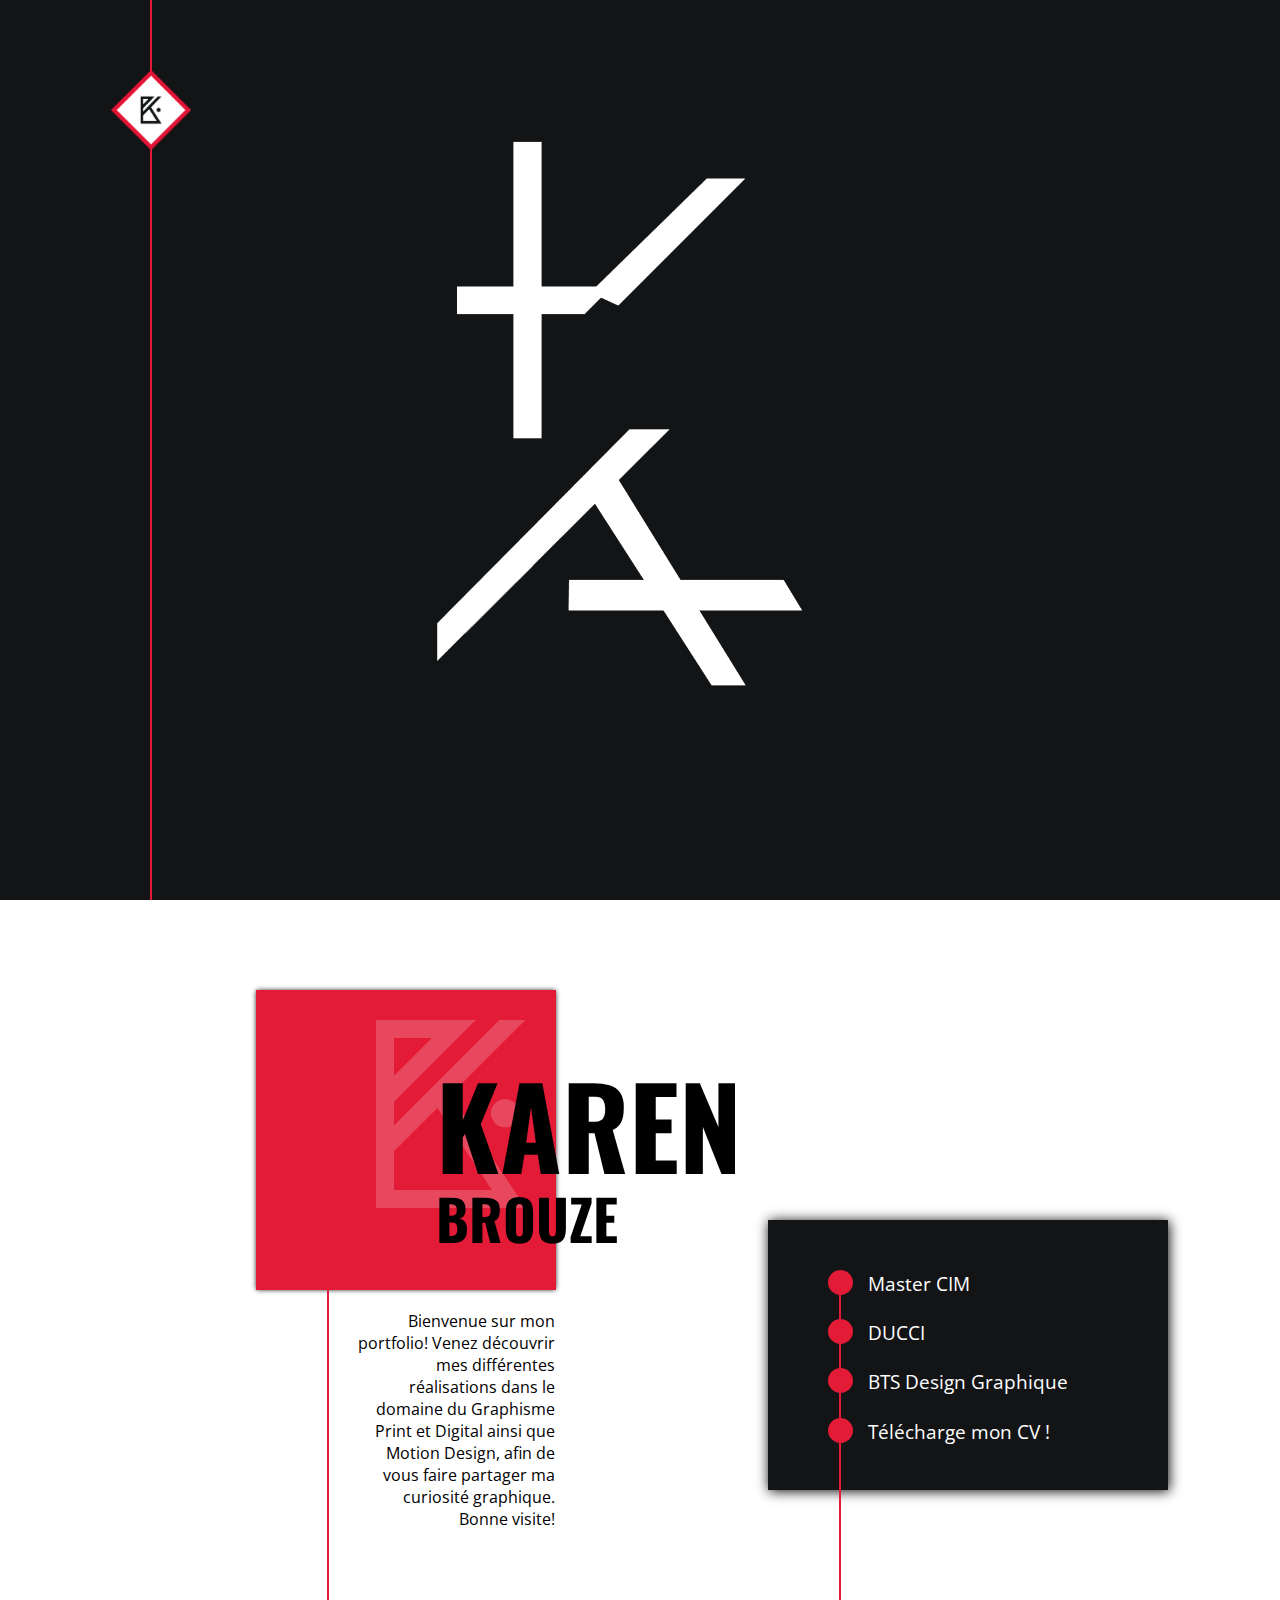
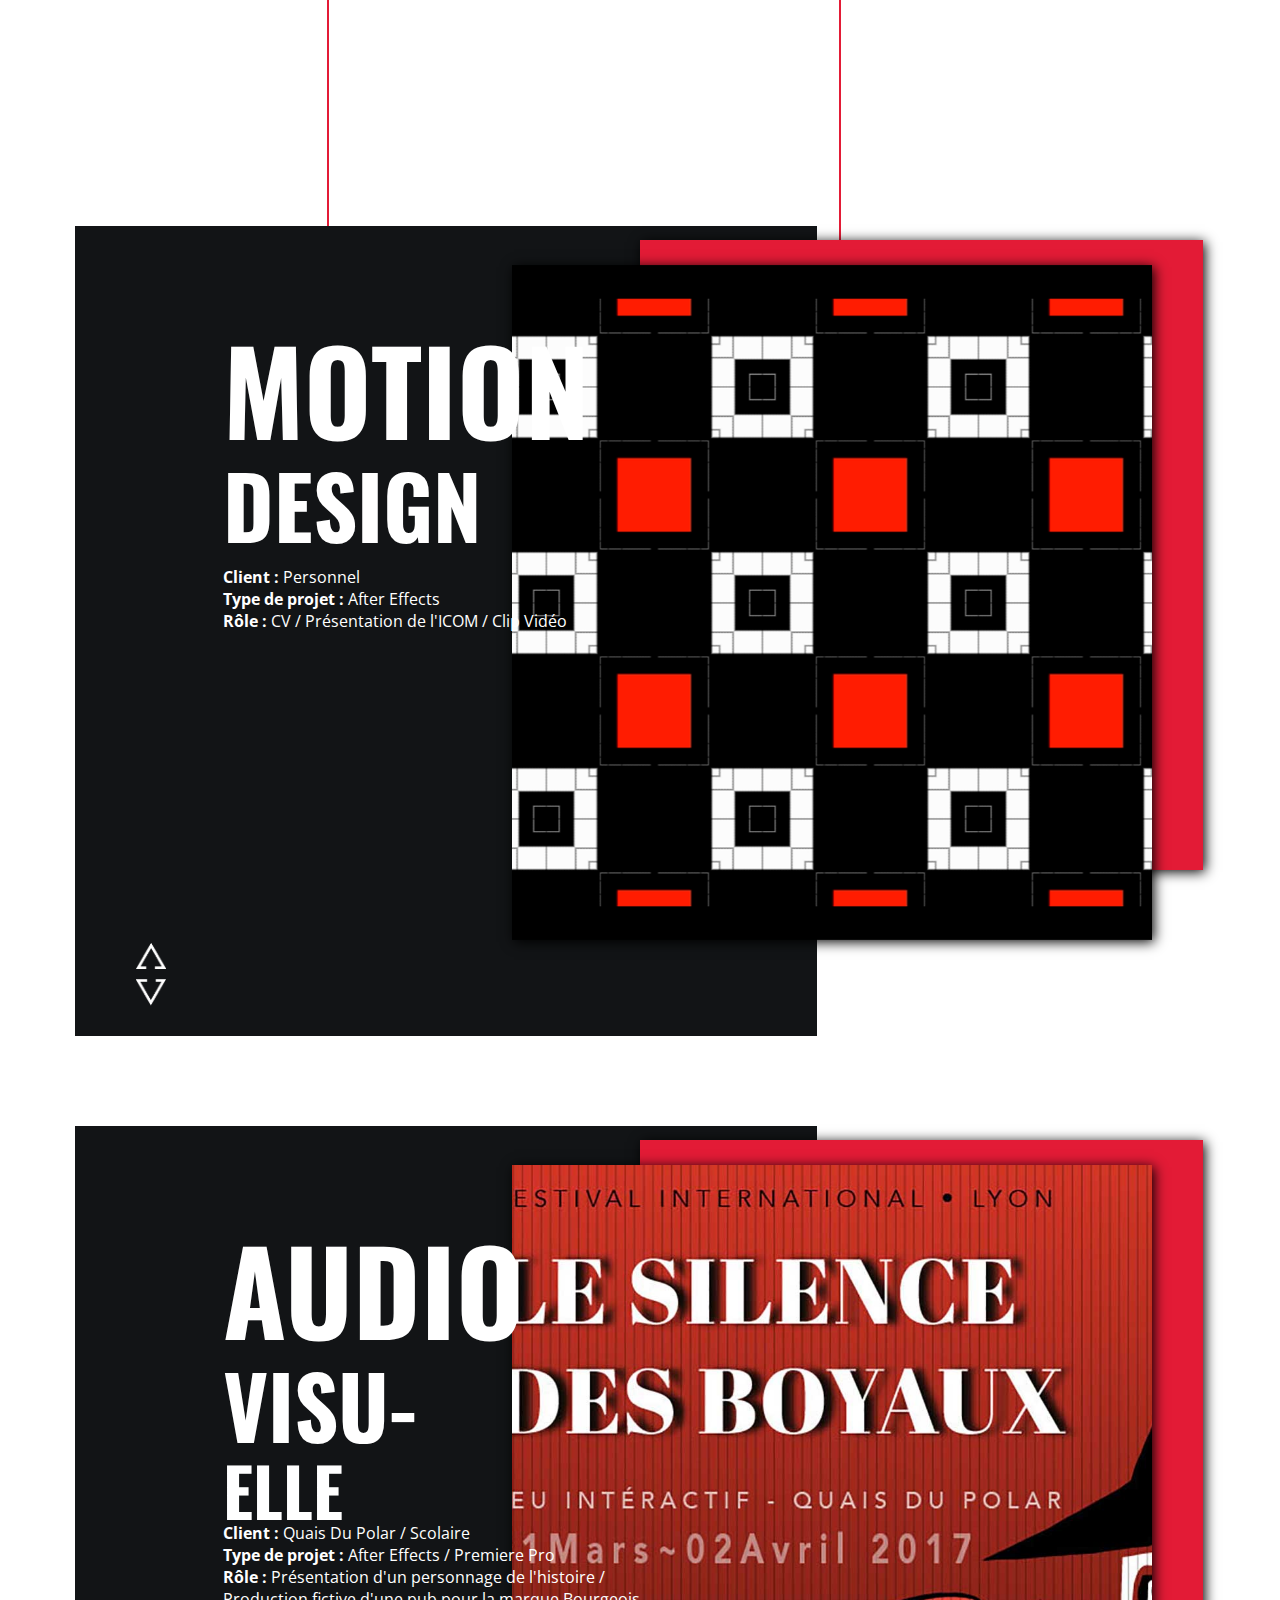
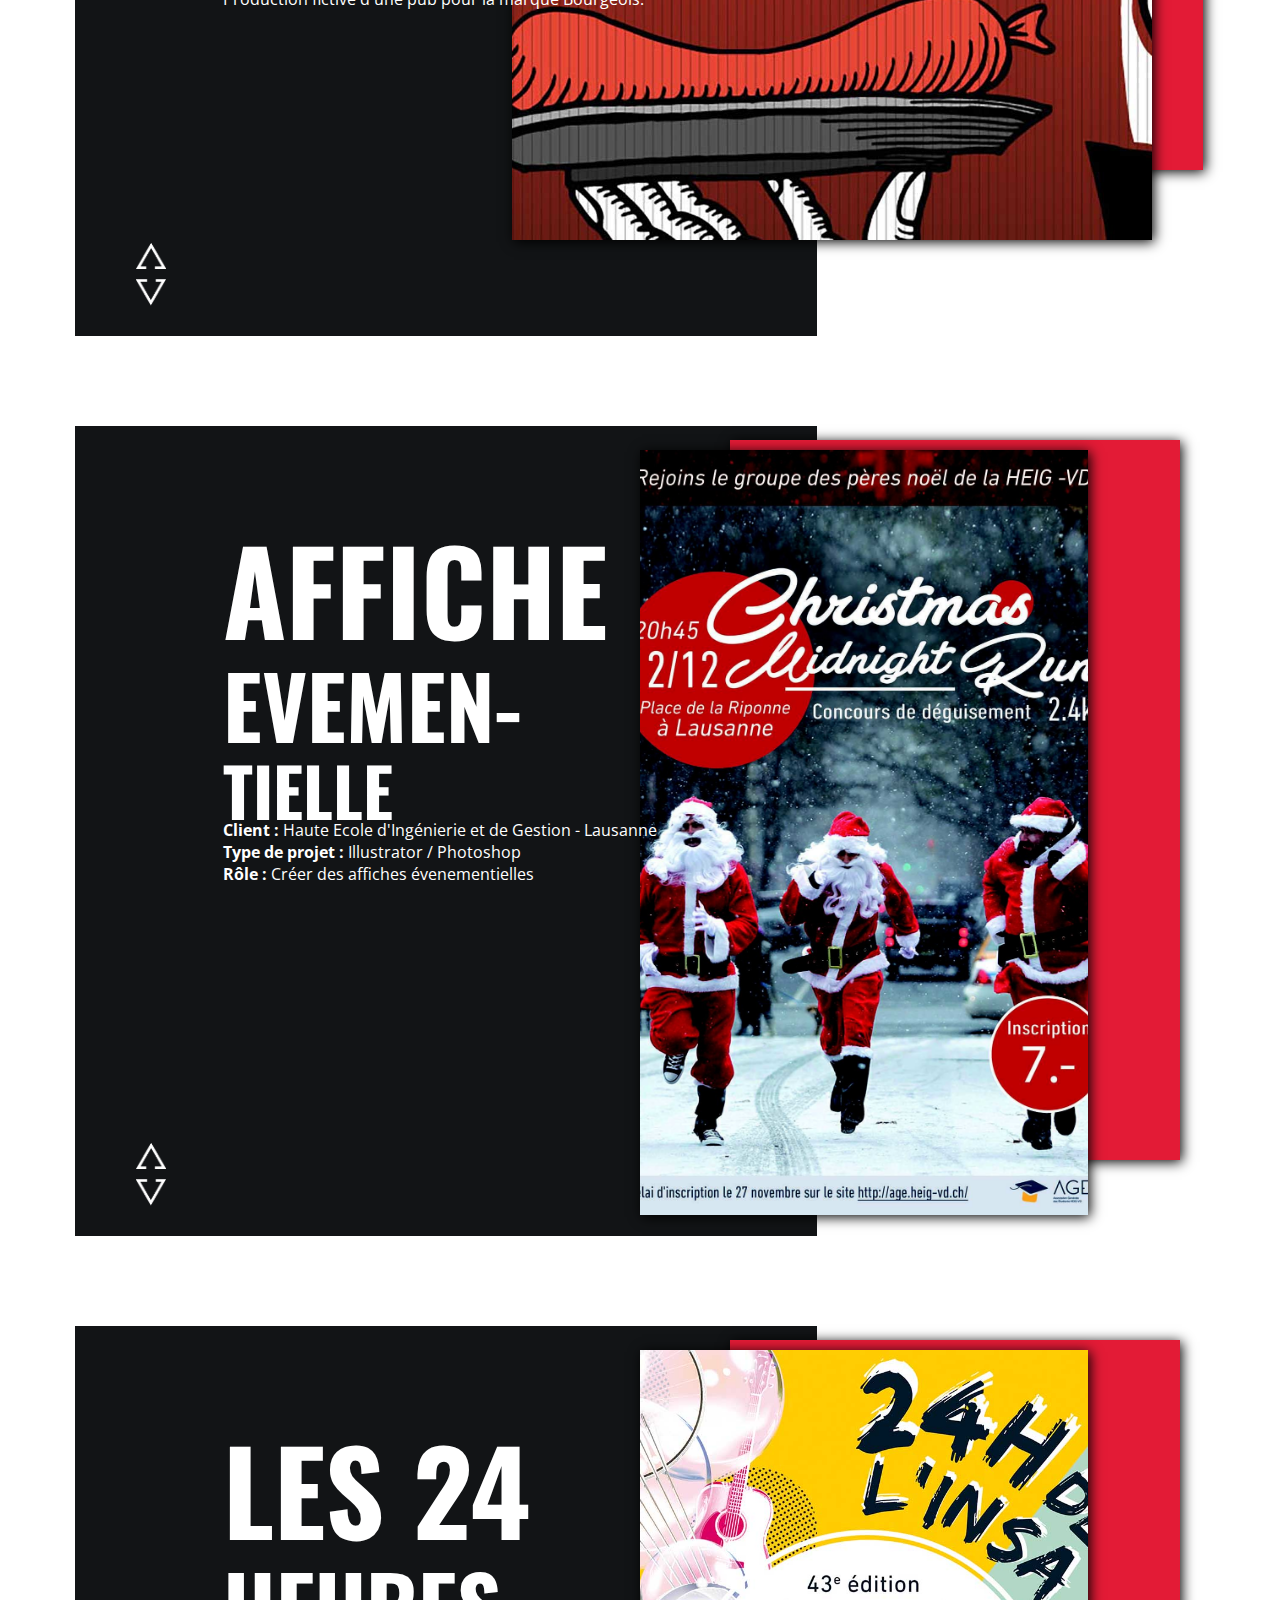
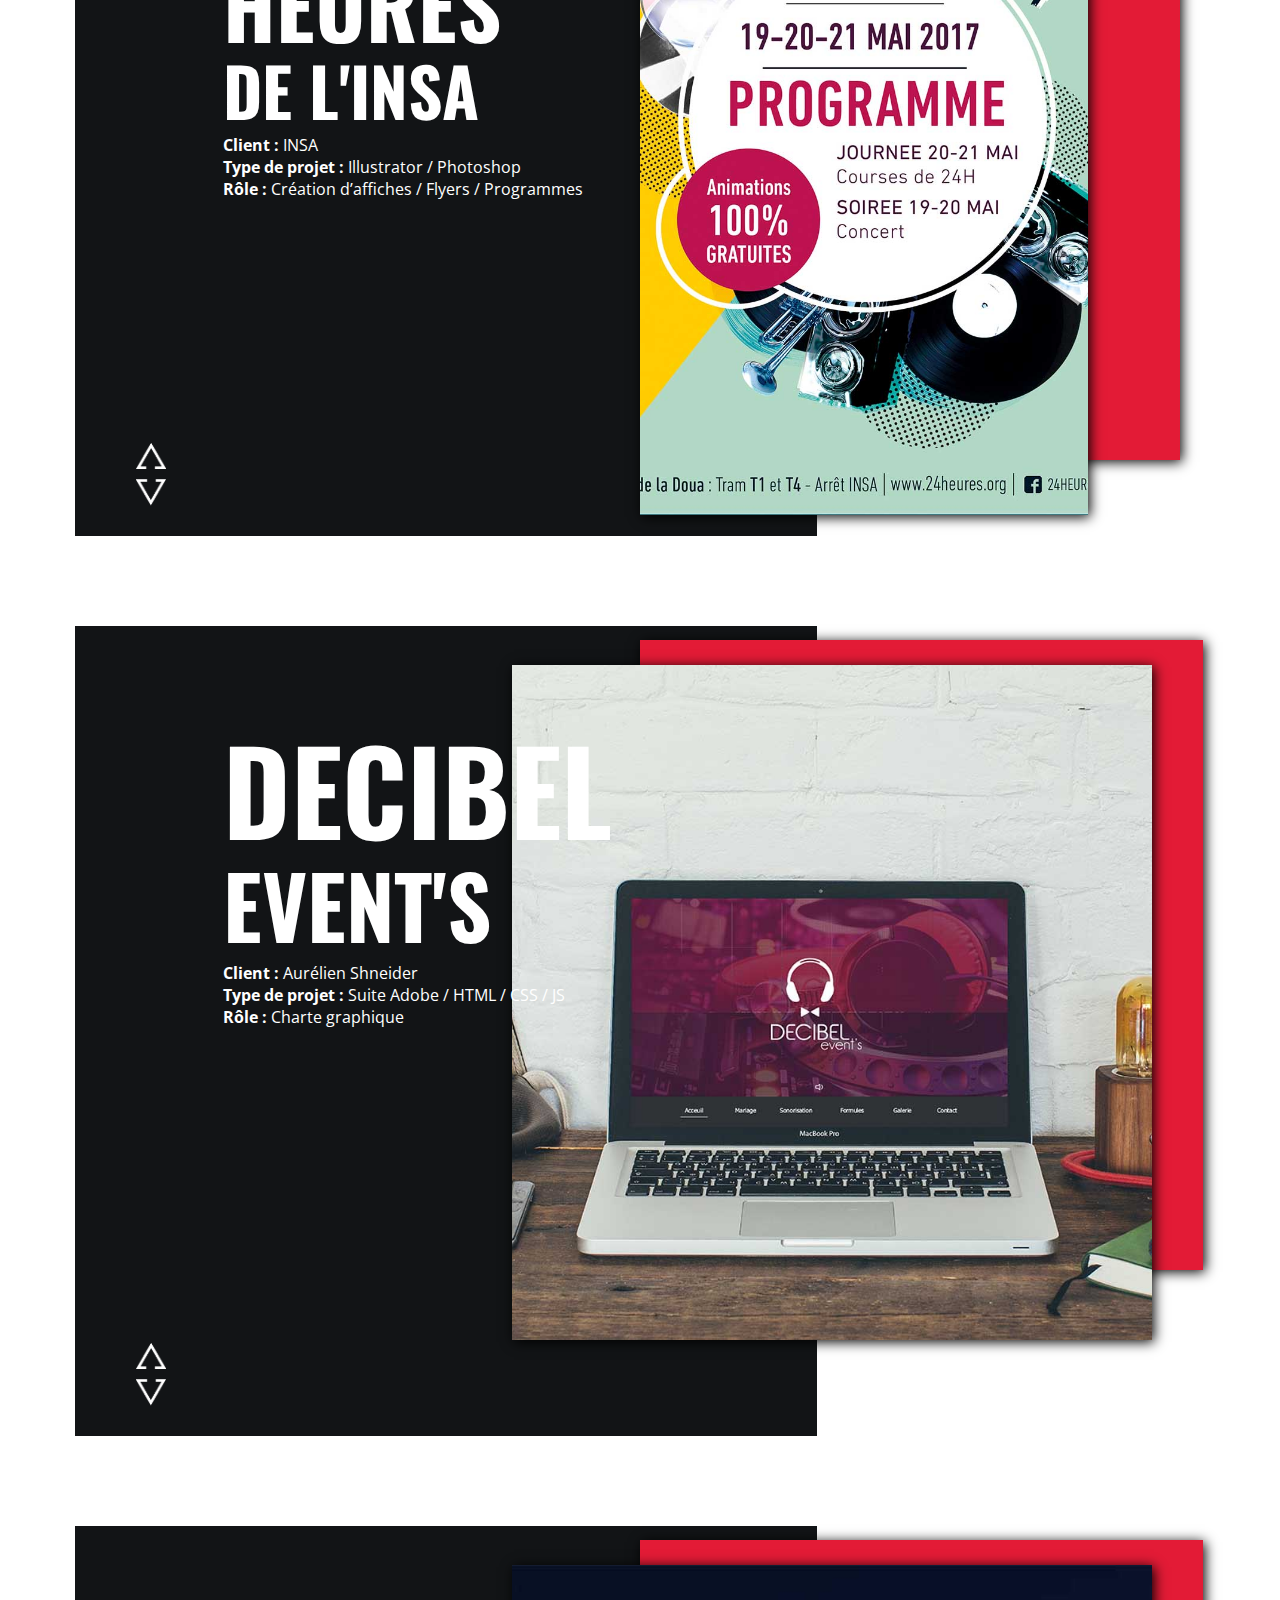
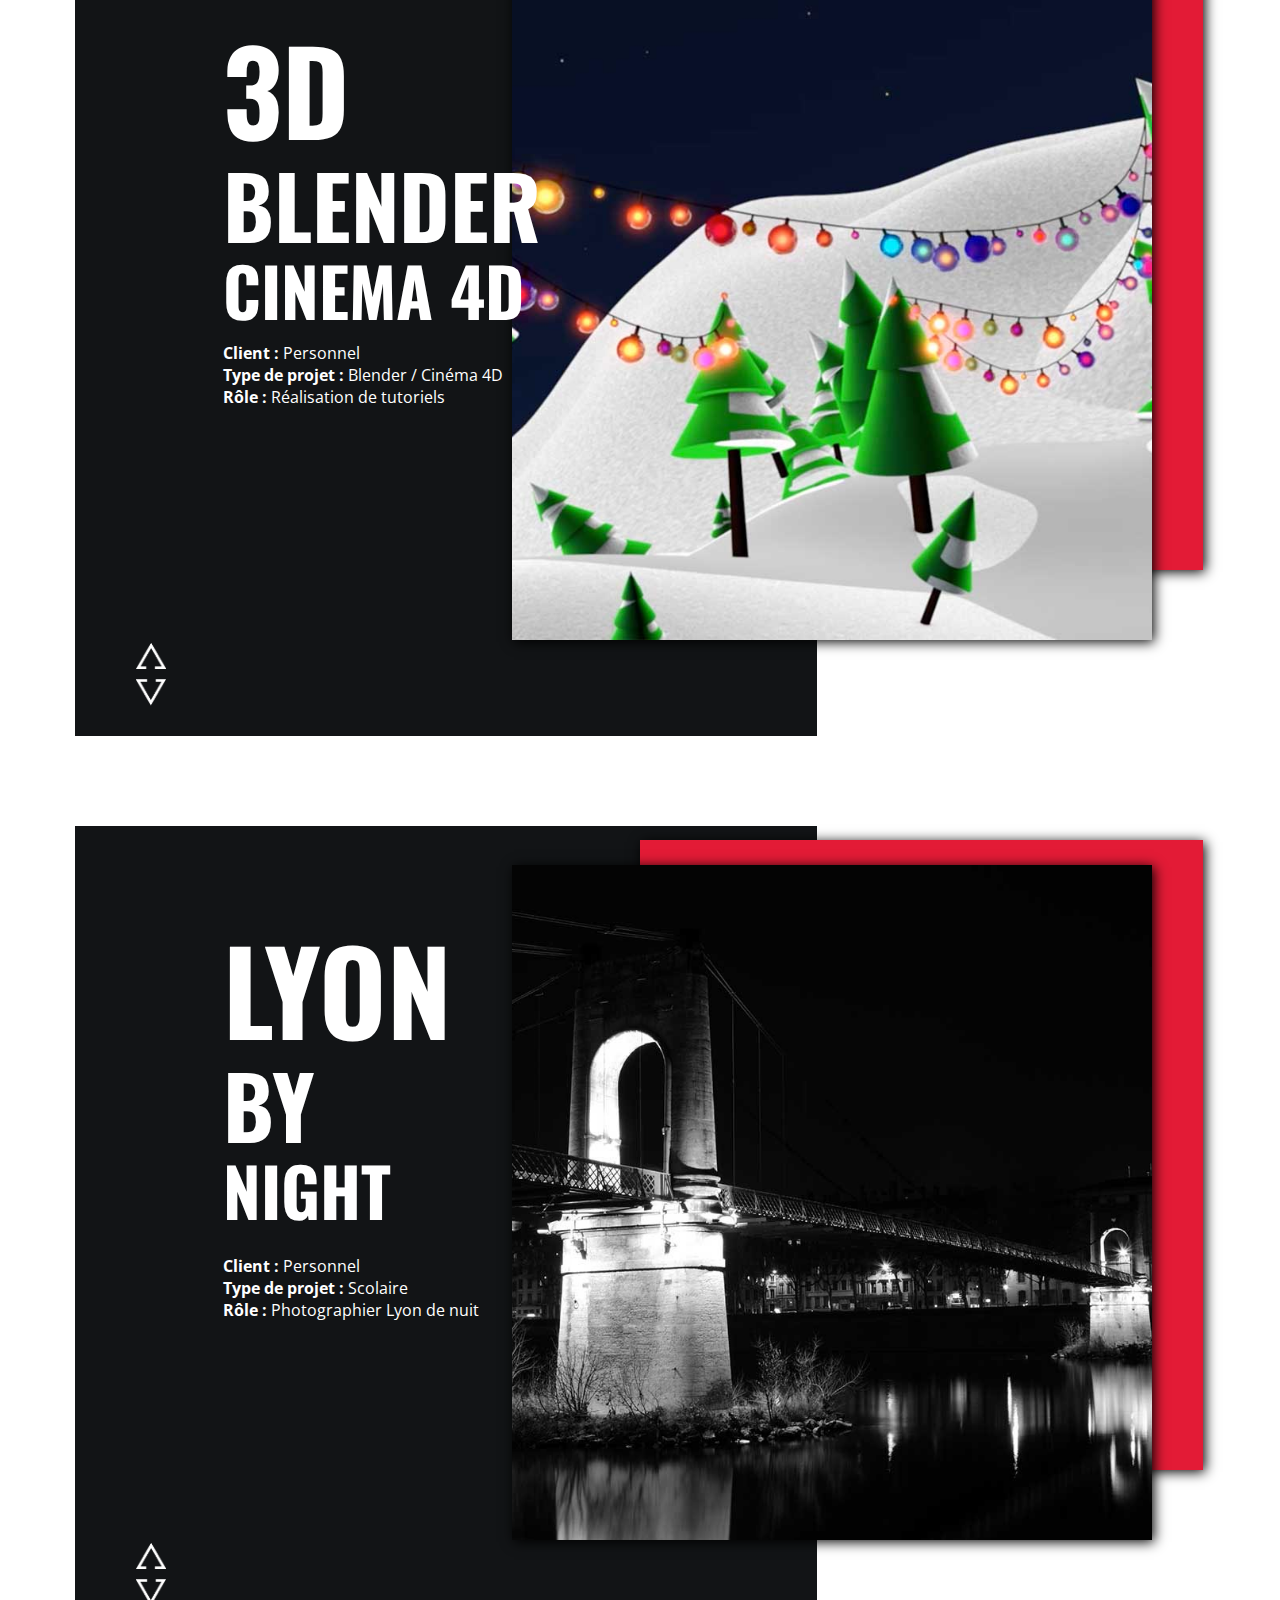
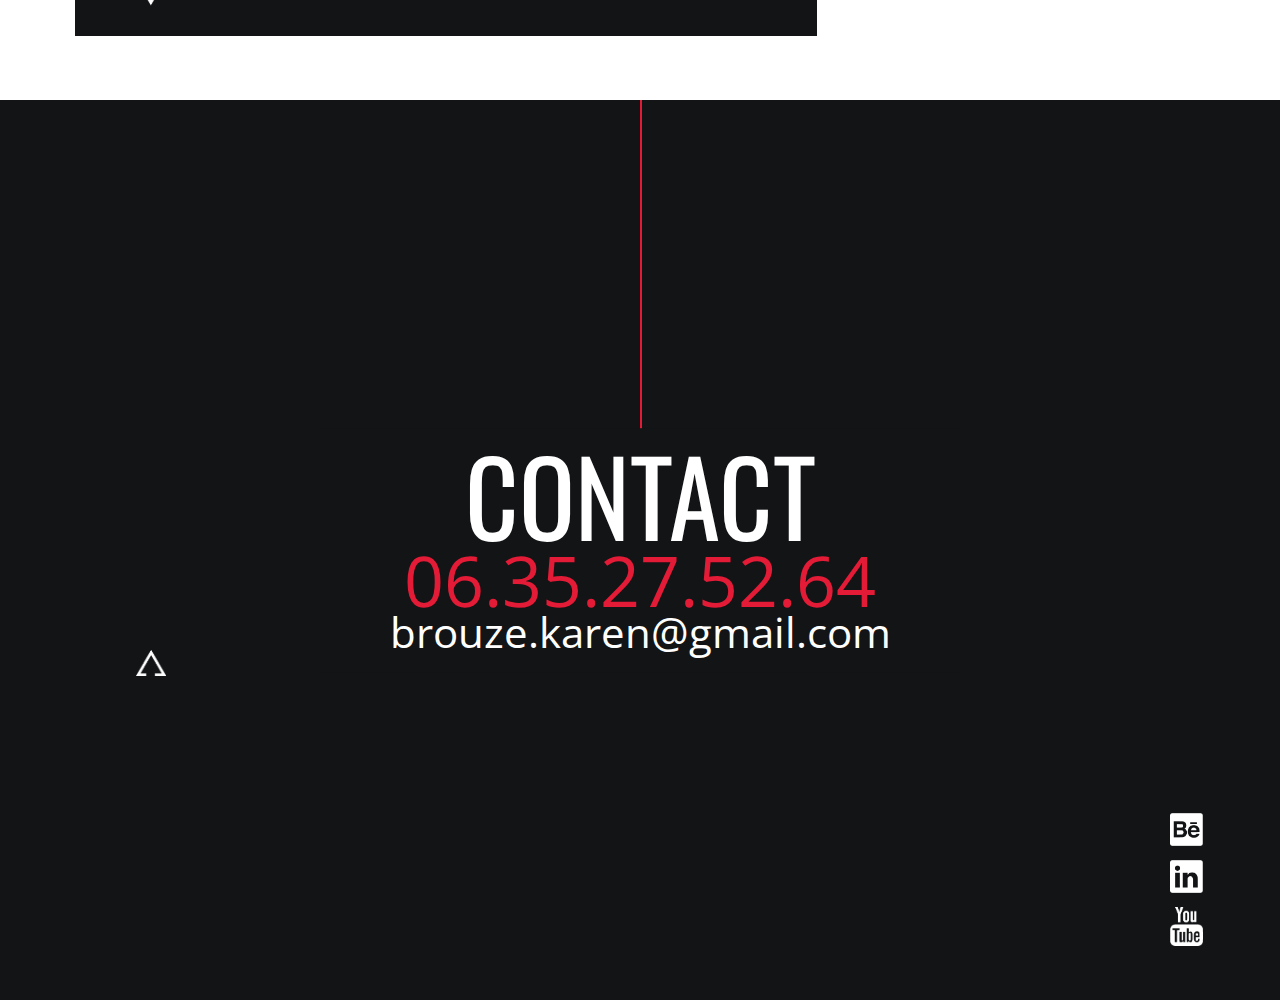
<file: index.html>
<!DOCTYPE html PUBLIC "-//W3C//DTD XHTML 1.0 Transitional//EN" "http://www.w3.org/TR/xhtml1/DTD/xhtml1-transitional.dtd">
<html xmlns="http://www.w3.org/1999/xhtml">
<head>
  <title>Karen Brouze</title>
  <meta http-equiv="Content-Type" content="text/html; charset=utf-8" />
	 <link rel="stylesheet" href="fichiers/styles.css" />
  <link href="https://fonts.googleapis.com/css?family=Oswald" rel="stylesheet" />
	<link href="https://fonts.googleapis.com/css?family=Open+Sans+Condensed:300" rel="stylesheet" />
  <script src="fichiers/jquery.js" type="text/javascript"></script>
  <script src="fichiers/script.js" type="text/javascript"></script>
	<link rel="icon" type="images/jpg" href="images/logo.jpg" />
 
</head>
<body>

	<div class="nav">
			<div id="ligne"></div>
			<a href="#contact" class="scroll"><img src="images/menu.png" alt="menu" /></a>
	</div>

	<div class="loader">
		<div class="logo">
		  	<div id="forme1"><img src="images/piece1.png" alt="ok" /></div>
		  	<div id="forme2"><img src="images/piece2.png" alt="ok" /></div>
		  	<div id="forme3"><img src="images/piece3.png" alt="ok" /></div>
		  	<div id="forme4"><img src="images/piece4.png" alt="ok" /></div>
		  	<div id="forme5"><img src="images/piece5.png" alt="ok" /></div>
		  	<div id="forme6"><img src="images/piece6.png" alt="ok" /></div>
		  	<div id="rond"><img src="images/piece7.png" alt="ok" /></div>
		</div>
	</div> 
	

	<div id="about">
		
		<div id="blocRose">
			<img src="images/LogoBlanc.png" alt="logoBlanc" />
			<div id="KB">
				<div id="karen"><strong>KAREN</strong></div>
				<div id="brouze"><strong>BROUZE</strong></div>
			</div>
			<div id="bloctexte">
				<p id="texte">Bienvenue sur mon portfolio!
			 		Venez découvrir mes différentes réalisations dans le domaine du Graphisme Print et Digital ainsi que Motion Design, afin de vous faire partager ma curiosité graphique. Bonne visite!</p>
			</div>
			<div class="ligne2"></div>
		</div>

		
		<div id="blocGris">
				<ul>
					<li><div class="cercle"><div class="ligne3"></div><p>Master CIM</p></div></li>
					<li><div class="cercle"><p>DUCCI</p></div></li>
					<li><div class="cercle"><p>BTS Design Graphique</p></div></li>
					<li><div class="cercle"><p><a href="images/CVKarenBrouze.pdf" target="_blank">Télécharge mon CV !</a></p>
					</div></li>
				</ul>
		</div>

	</div>
	<div id="projet1" class="projet">
		<div class="main-carousel">
			<a href="MotionDesign.html">
				<span class="carousel-cell" style="background-image:url('images/MotionDesign.png');"></span>
			</a>
			
		</div>
		<div class="blocGris">
			<div class="fleche">
				<a href="#about" class="scroll"><img class="flecheHaut" src="images/fleche.png" alt="fleche haut" /></a>
				<a href="#projet2" class="scroll"><img class="flecheBas" src="images/fleche.png" alt="fleche bas" /></a>
			</div>
			<div class="bloctexte">
				<div class="titre" id="titre1">
					<h1><a href="MotionDesign.html" ><strong>MOTION</strong></a></h1>
					<h2><a href="MotionDesign.html" ><strong>DESIGN</strong></a></h2>
				</div>
				<div class="texte">
					<p><strong>Client :</strong> Personnel<br />
						<strong>Type de projet :</strong> After Effects <br />
						<strong>Rôle :</strong> CV / Présentation de l'ICOM / Clip Vidéo </p>
				</div> 
			</div>
		</div>
		<div class="blocRose"></div> 
	</div>

	<div id="projet2" class="projet">
		<div>
			<a href="QuaisDuPolar.html" >
				<span class="carousel-cell" style="background-image:url('images/quaisdupolar.jpg');"></span>
			</a>
		</div>
		<div class="blocGris">
			<div class="fleche">
				<a href="#projet1" class="scroll"><img class="flecheHaut" src="images/fleche.png" alt="fleche haut" /></a>
				<a href="#projet3" class="scroll"><img class="flecheBas" src="images/fleche.png" alt="fleche bas" /></a>
			</div>
			<div class="bloctexte">
				<div class="titre">
					<h1><a href="QuaisDuPolar.html" ><strong>AUDIO</strong></a></h1>
					<h2><a href="QuaisDuPolar.html" ><strong>VISU-</strong></a></h2>
					<h3><a href="QuaisDuPolar.html" ><strong>ELLE</strong></a></h3>
				</div>
				<div class="texte">
						<p><strong>Client :</strong> Quais Du Polar / Scolaire<br />
						<strong>Type de projet :</strong> After Effects / Premiere Pro<br />
						<strong>Rôle :</strong> Présentation d'un personnage de l'histoire / <br />
						Production fictive d'une pub pour la marque Bourgeois. </p>
				</div> 
			</div>
		</div>
		<div class="blocRose"></div> 
	</div>

	<div id="projet3" class="projet">
		<div class="photo">
			<a href="affiche.html" >
				<span class="carousel-cellVertical" style="background-image:url('images/affiche1.jpg');">
				</span>
			</a>
		</div>
		<div class="blocGris">
			<div class="fleche">
				<a href="#projet2" class="scroll"><img class="flecheHaut" src="images/fleche.png" alt="fleche haut" /></a>
				<a href="#projet4" class="scroll"><img class="flecheBas" src="images/fleche.png" alt="fleche bas" /></a>
			</div>
			<div class="bloctexte">
				<div class="titre" >
					<h1><a href="affiche.html" ><strong>AFFICHE</strong></a></h1>
					<h2><a href="affiche.html" ><strong>EVEMEN-</strong></a></h2>
					<h3><a href="affiche.html" ><strong>TIELLE</strong></a></h3>
				</div>
				<div class="texte">
						<p><strong>Client :</strong> Haute Ecole d'Ingénierie et de Gestion - Lausanne <br />
						<strong>Type de projet :</strong> Illustrator / Photoshop <br />
						<strong>Rôle :</strong> Créer des affiches évenementielles</p>
				</div> 
			</div>
		</div>
		<div class="blocRose2"></div> 
	</div>

	<div id="projet4" class="projet">
		<div class="photo">
			<a href="INSA.html" >
				<span class="carousel-cellVertical" style="background-image:url('images/INSA6.jpg');">
				</span>
			</a>
		</div>
		<div class="blocGris">
			<div class="fleche">
				<a href="#projet3" class="scroll"><img class="flecheHaut" src="images/fleche.png" alt="fleche haut" /></a>
				<a href="#projet5" class="scroll"><img class="flecheBas" src="images/fleche.png" alt="fleche bas" /></a>
			</div>
			<div class="bloctexte">
				<div class="titre" id="titre6">
					<h1><a href="INSA.html" ><strong>LES 24</strong></a></h1>
					<h2><a href="INSA.html" ><strong>HEURES</strong></a></h2>
					<h3><a href="INSA.html" ><strong>DE L'INSA</strong></a></h3>
				</div>
				<div class="texte">
						<p><strong>Client :</strong> INSA <br />
						<strong>Type de projet :</strong> Illustrator / Photoshop <br />
						<strong>Rôle :</strong> Création d’affiches / Flyers / Programmes </p>
				</div> 
			</div>
		</div>
		<div class="blocRose2"></div> 
	</div>

	<div id="projet5" class="projet">
		<div id="slider">
			<a href="Decibel.html" >
				<span class="carousel-cell" style="background-image:url('images/decibel.jpg');">
				</span></a>
		</div>
		<div class="blocGris">
			<div class="fleche">
				<a href="#projet4" class="scroll"><img class="flecheHaut" src="images/fleche.png" alt="fleche haut" /></a>
				<a href="#projet6" class="scroll"><img class="flecheBas" src="images/fleche.png" alt="fleche bas" /></a>
			</div>
			<div class="bloctexte">
				<div class="titre" id="titre7">
					<h1><a href="Decibel.html" ><strong>DECIBEL</strong></a></h1>
					<h2><a href="Decibel.html" ><strong>EVENT'S</strong></a></h2>
				</div>
				<div class="texte">
						<p><strong>Client :</strong> Aurélien Shneider <br />
						<strong>Type de projet :</strong> Suite Adobe / HTML / CSS / JS<br />
						<strong>Rôle :</strong> Charte graphique </p>
				</div> 
			</div>
		</div>
		<div class="blocRose"></div> 
	</div>

	<div id="projet6" class="projet">
		<div>
			<a href="3D.html" >
				<span class="carousel-cell" style="background-image:url('images/3D.png');"></span>
			</a>
		</div>
		<div class="blocGris">
			<div class="fleche">
				<a href="#projet5" class="scroll"><img class="flecheHaut" src="images/fleche.png" alt="fleche haut" /></a>
				<a href="#projet7" class="scroll"><img class="flecheBas" src="images/fleche.png" alt="fleche bas" /></a>
			</div>
			<div class="bloctexte">
				<div class="titre" id="titre8">
					<h1><a href="3D.html" ><strong>3D</strong></a></h1>
					<h2><a href="3D.html" ><strong>BLENDER</strong></a></h2>
					<h3><a href="3D.html" ><strong>CINEMA 4D</strong></a></h3>
				</div>
				<div class="texte">
						<p><strong>Client :</strong> Personnel <br />
						<strong>Type de projet :</strong> Blender / Cinéma 4D <br />
						<strong>Rôle :</strong> Réalisation de tutoriels </p>
				</div> 
			</div>
		</div>
		<div class="blocRose"></div> 
	</div>

	<div id="projet7" class="projet">
		<div>
			<a href="LyonByNight.html">
				<span class="carousel-cell" style="background-image:url('images/projet1.1.jpg');"></span>
			</a>
		</div>
		<div class="blocGris">
			<div class="fleche">
				<a href="#projet6" class="scroll"><img class="flecheHaut" src="images/fleche.png" alt="fleche haut" /></a>
				<a href="#contact" class="scroll"><img class="flecheBas" src="images/fleche.png" alt="fleche bas" /></a>
			</div>
			<div class="bloctexte">
				<div class="titre" id="titre2">
					<h1><a href="LyonByNight.html" ><strong>LYON</strong></a></h1>
					<h2><a href="LyonByNight.html" ><strong>BY</strong></a></h2>
					<h3><a href="LyonByNight.html" ><strong>NIGHT</strong></a></h3>
				</div>
				<div class="texte">
						<p><strong>Client :</strong> Personnel <br />
						<strong>Type de projet :</strong> Scolaire<br />
						<strong>Rôle :</strong> Photographier Lyon de nuit</p>
				</div> 
			</div>
		</div>
		<div class="blocRose"></div> 
	</div>

	<div id="contact" class="contact">
		<div class="ligneContact"></div>
		<div class="informations">
			<div class="titreContact">CONTACT</div>
			<div class="tel">06.35.27.52.64</div>
			<div class="mail"><a href="mailto:brouze.karen@gmail.com">brouze.karen@gmail.com</a></div>
		</div>
		<div class="fleche3">
				<a href="#about" class="scroll"><img class="flecheHaut2" src="images/fleche.png" alt="fleche haut" /></a>
		</div>
		<div class="logos">
				<ul>
					<li><a href="https://www.behance.net/karenbrouze"><img src="images/behance.png" alt="Behance" /></a></li>
					<li><a href="https://www.linkedin.com/in/karen-brouze-7300a6b3"><img src="images/linkedin.png" alt="Linkedin" /></a></li>
					<li><a href="https://www.youtube.com/channel/UC-DI9zR57FPpXKbBp4jMnoA"><img src="images/youtube.png" alt="You tube" /></a></li>
				</ul>
			</div>
	</div>
</body>
</html>
</file>
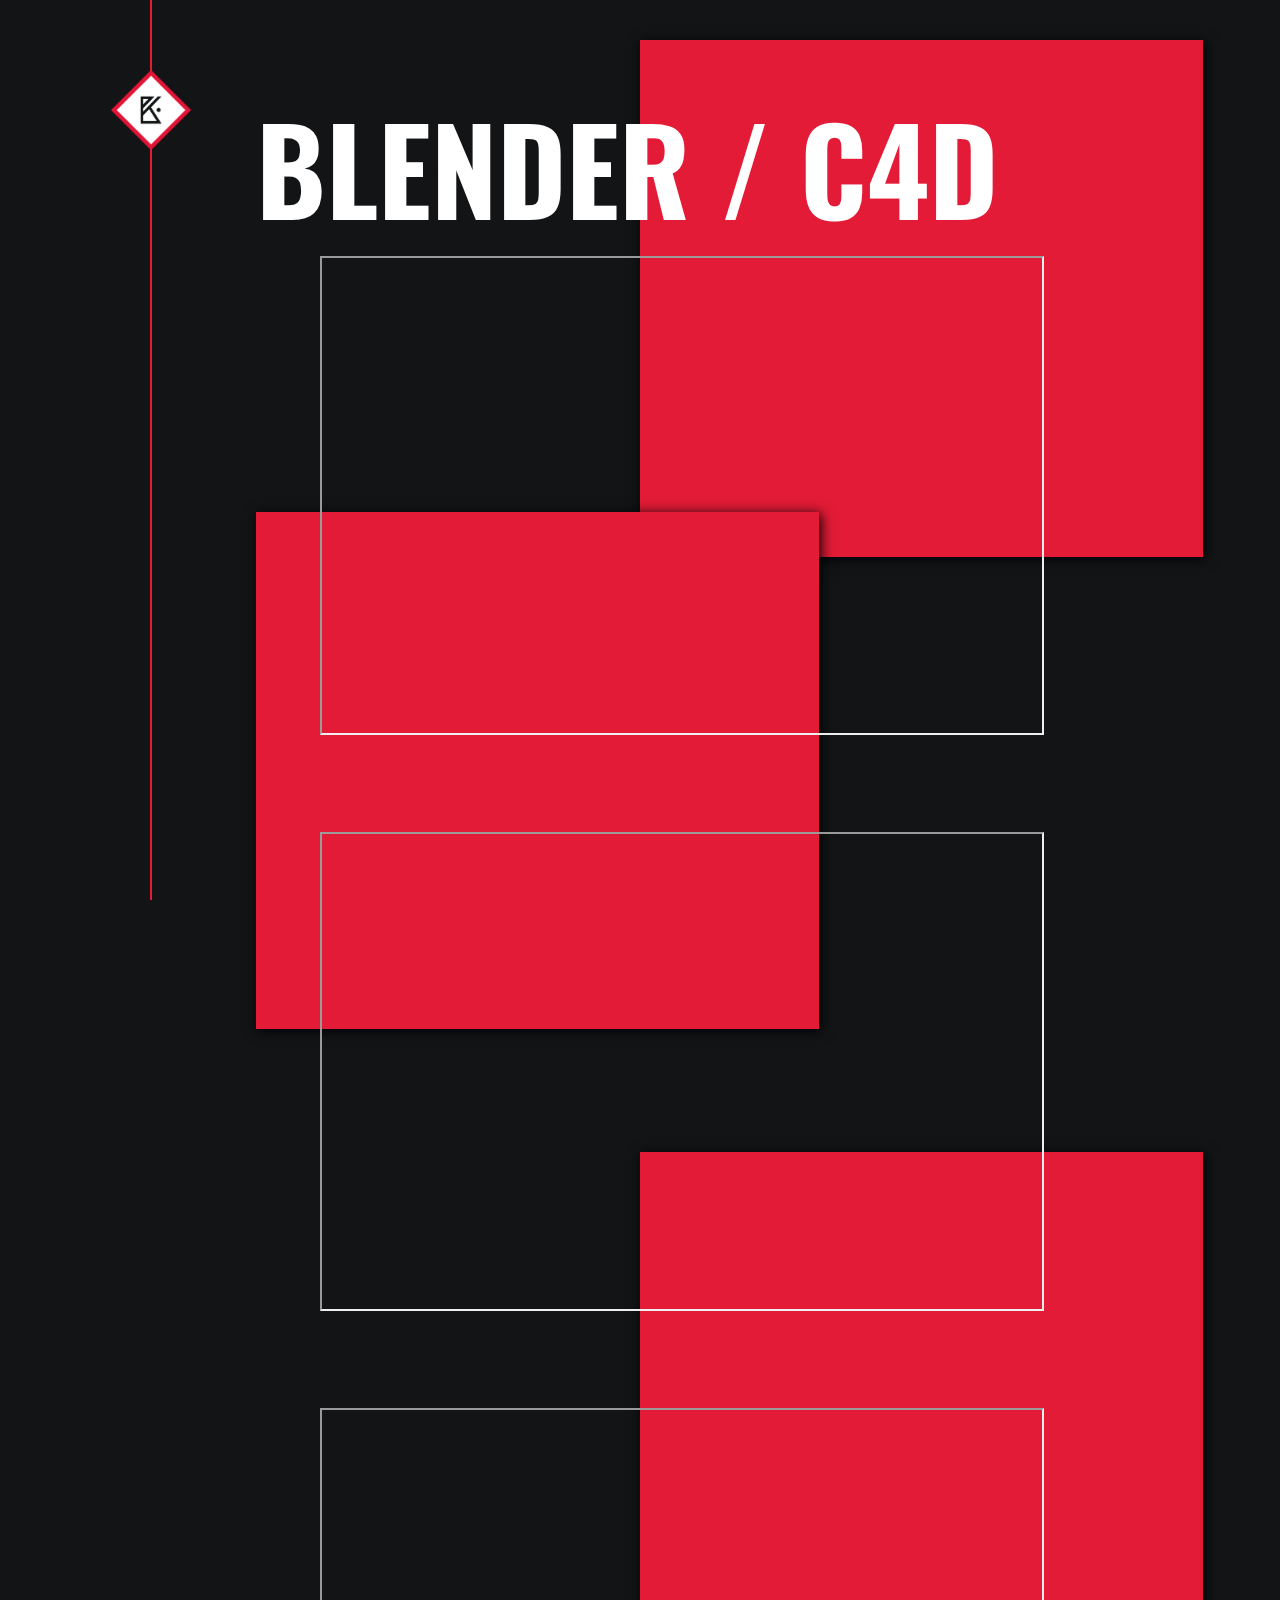
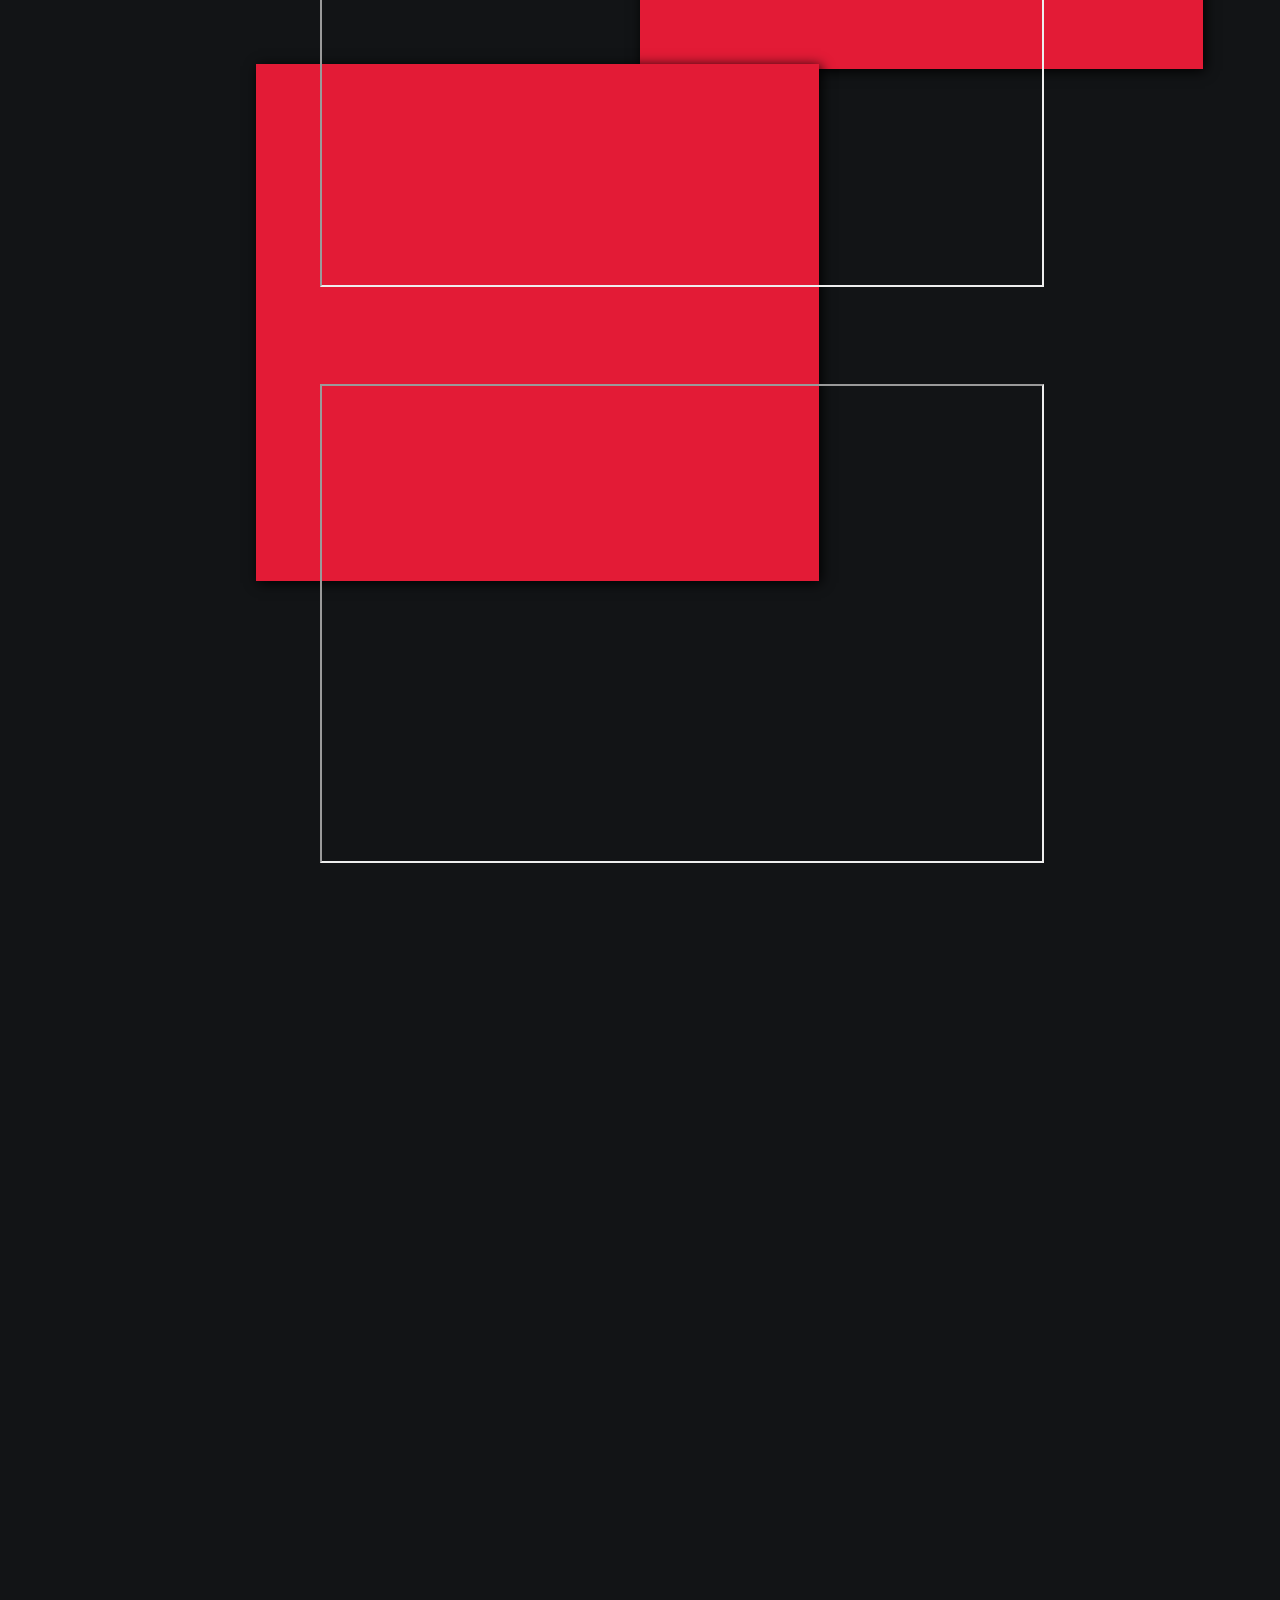
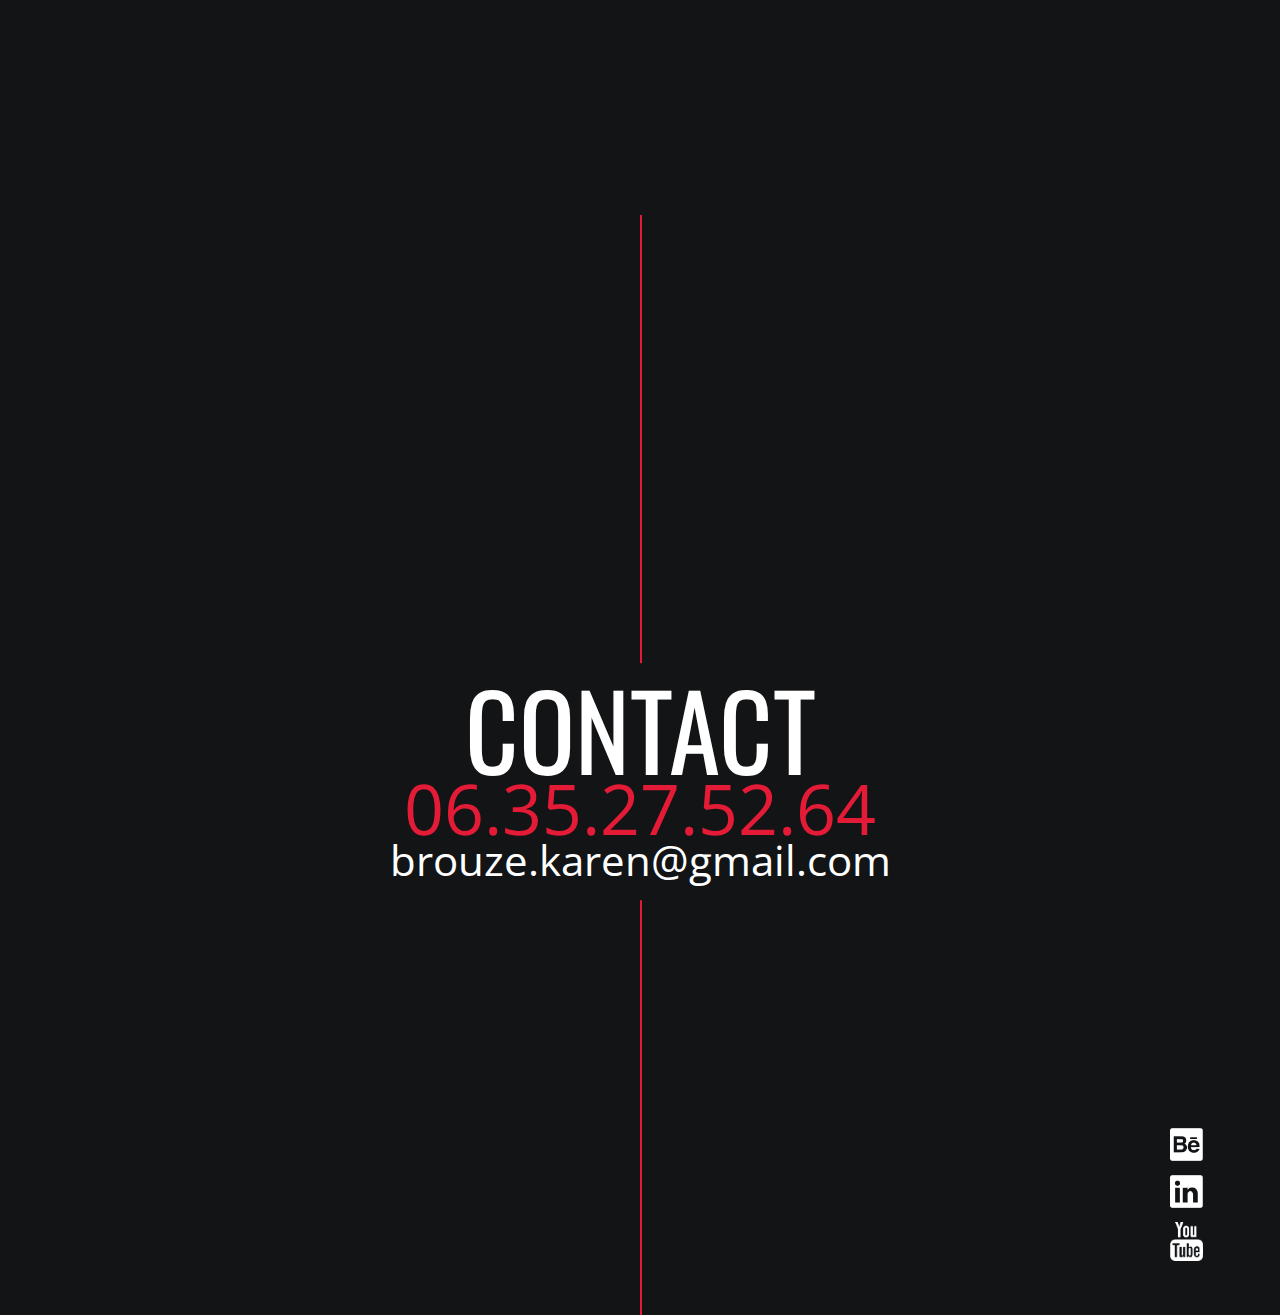
<file: 3D.html>
<!DOCTYPE html PUBLIC "-//W3C//DTD XHTML 1.0 Transitional//EN" "http://www.w3.org/TR/xhtml1/DTD/xhtml1-transitional.dtd">
<html xmlns="http://www.w3.org/1999/xhtml">
<head>
  <title>Karen Brouze</title>
  <meta http-equiv="Content-Type" content="text/html; charset=utf-8" />
  <link rel="stylesheet" href="fichiers/projet.css" />
  <link href="https://fonts.googleapis.com/css?family=Oswald" rel="stylesheet" />
	<link href="https://fonts.googleapis.com/css?family=Open+Sans+Condensed:300" rel="stylesheet" />
	<link rel="icon" type="images/jpg" href="images/logo.jpg" />
 
</head>

<body>

	<div class="nav">
		<div id="ligne"></div>
		<a href="index.html" class="scroll"><img src="images/menu.png" alt="menu" /></a>
	</div>

	<div class="carousel-cell" id="carousel-cell">
		<iframe width="720" height="475" src="https://www.youtube.com/embed/E9V0XM43SFQ"></iframe>
	</div>
	<div class="carousel-cell" id="carousel-cell2">
		<iframe width="720" height="475" src="https://www.youtube.com/embed/OJx899TpOow"></iframe>
	</div>
	<div class="carousel-cell" id="carousel-cell3">
		<iframe width="720" height="475" src="https://www.youtube.com/embed/N0KpY__eCFM"></iframe>
	</div>
	<div class="carousel-cell" id="carousel-cell4">
		<iframe width="720" height="475" src="https://www.youtube.com/embed/gLTKI2riYIw"></iframe>
	</div>

	<div id="projet2" class="projet">
		<div class="blocGris">
			<div class="bloctexte">
				<div class="titre" id="titre2">
					<h1><strong>BLENDER / C4D</strong></h1>
				</div>
			</div>
		</div>
		<div class="blocRose" id="blocRose"></div> 
		<div class="blocRose" id="blocRose2"></div> 
		<div class="blocRose" id="blocRose3"></div>
		<div class="blocRose" id="blocRose4"></div>  
	</div>


	<div id="contact" class="contact">
		<div class="ligneContact"></div>
		<div class="informations">
			<div class="titreContact">CONTACT</div>
			<div class="tel">06.35.27.52.64</div>
			<div class="mail"><a href="mailto:brouze.karen@gmail.com">brouze.karen@gmail.com</a></div>
		</div>
		<div class="logos">
				<ul>
					<li><a href="https://www.behance.net/karenbrouze"><img src="images/behance.png" alt="Behance" /></a></li>
					<li><a href="https://www.linkedin.com/in/karen-brouze-7300a6b3"><img src="images/linkedin.png" alt="Linkedin" /></a></li>
					<li><a href="https://www.youtube.com/channel/UC-DI9zR57FPpXKbBp4jMnoA"><img src="images/youtube.png" alt="You tube" /></a></li>
				</ul>
		</div>
	</div>

</body>
</html>
</file>
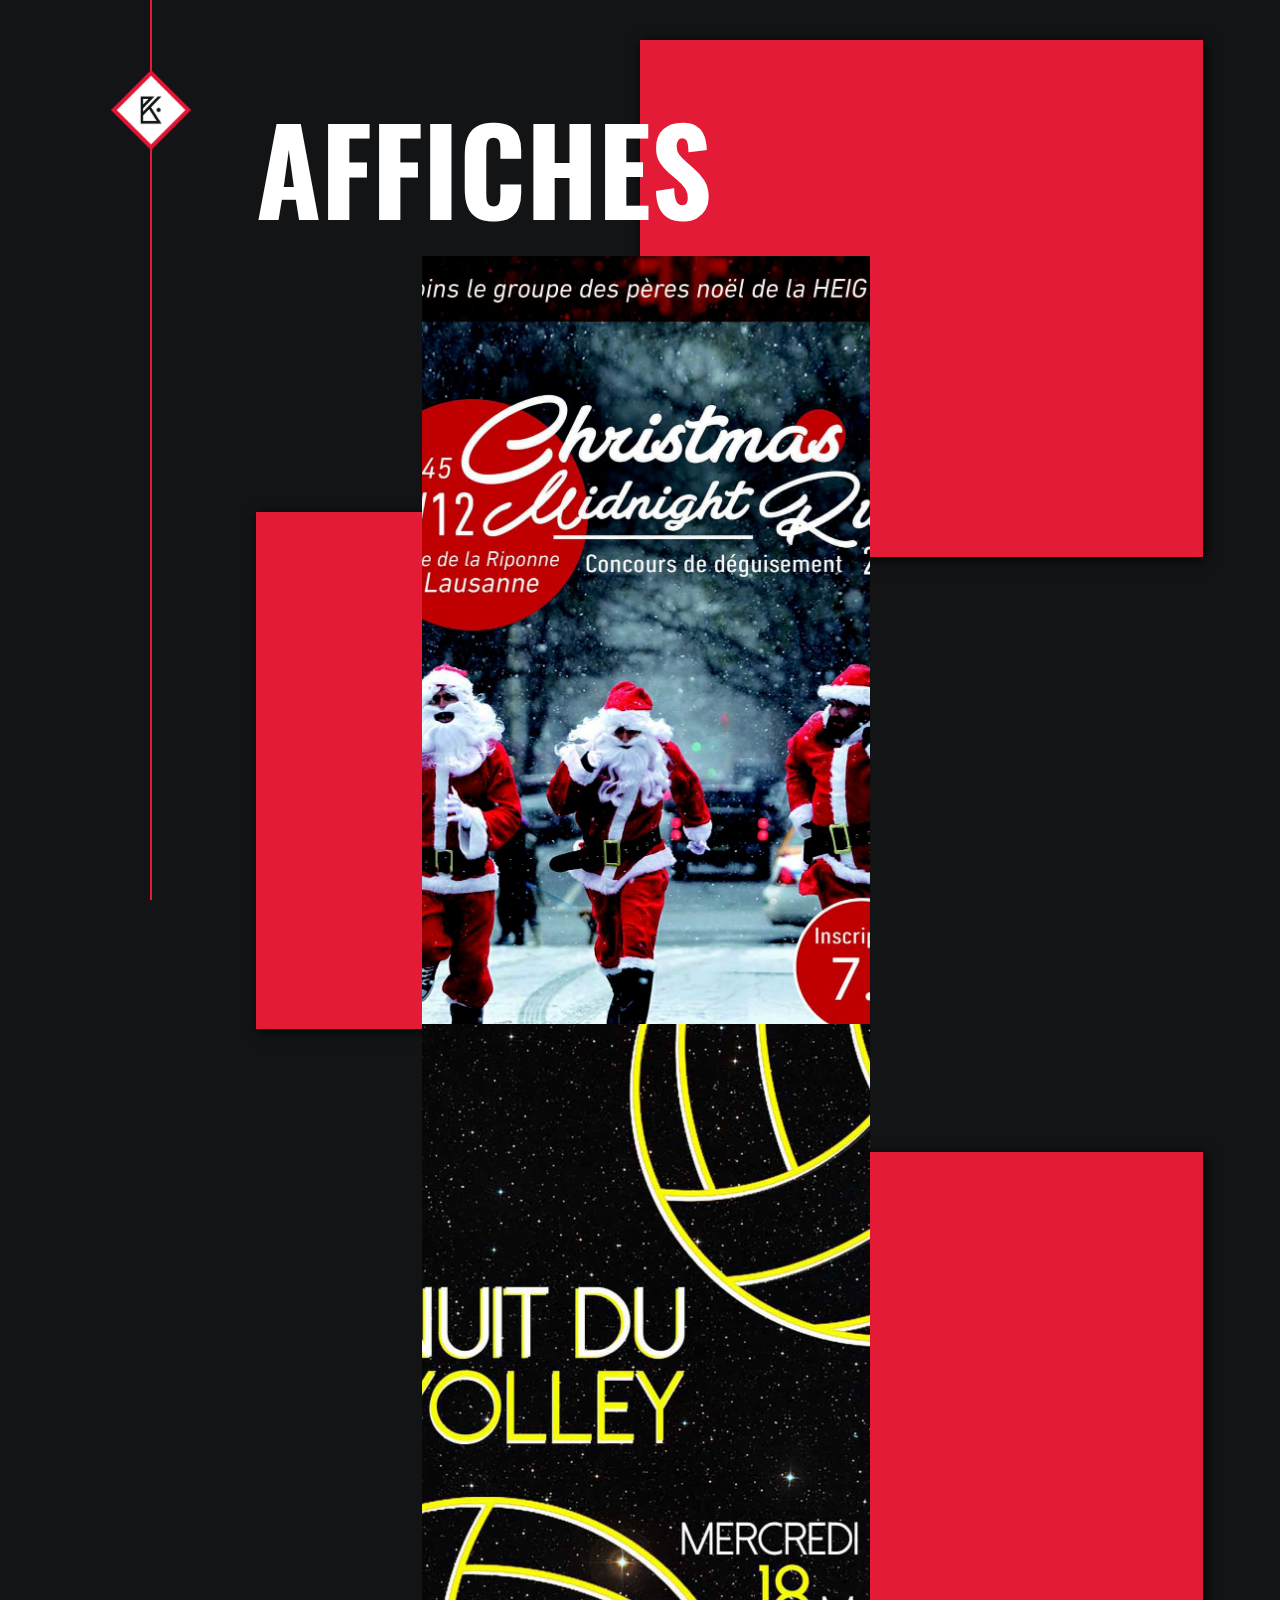
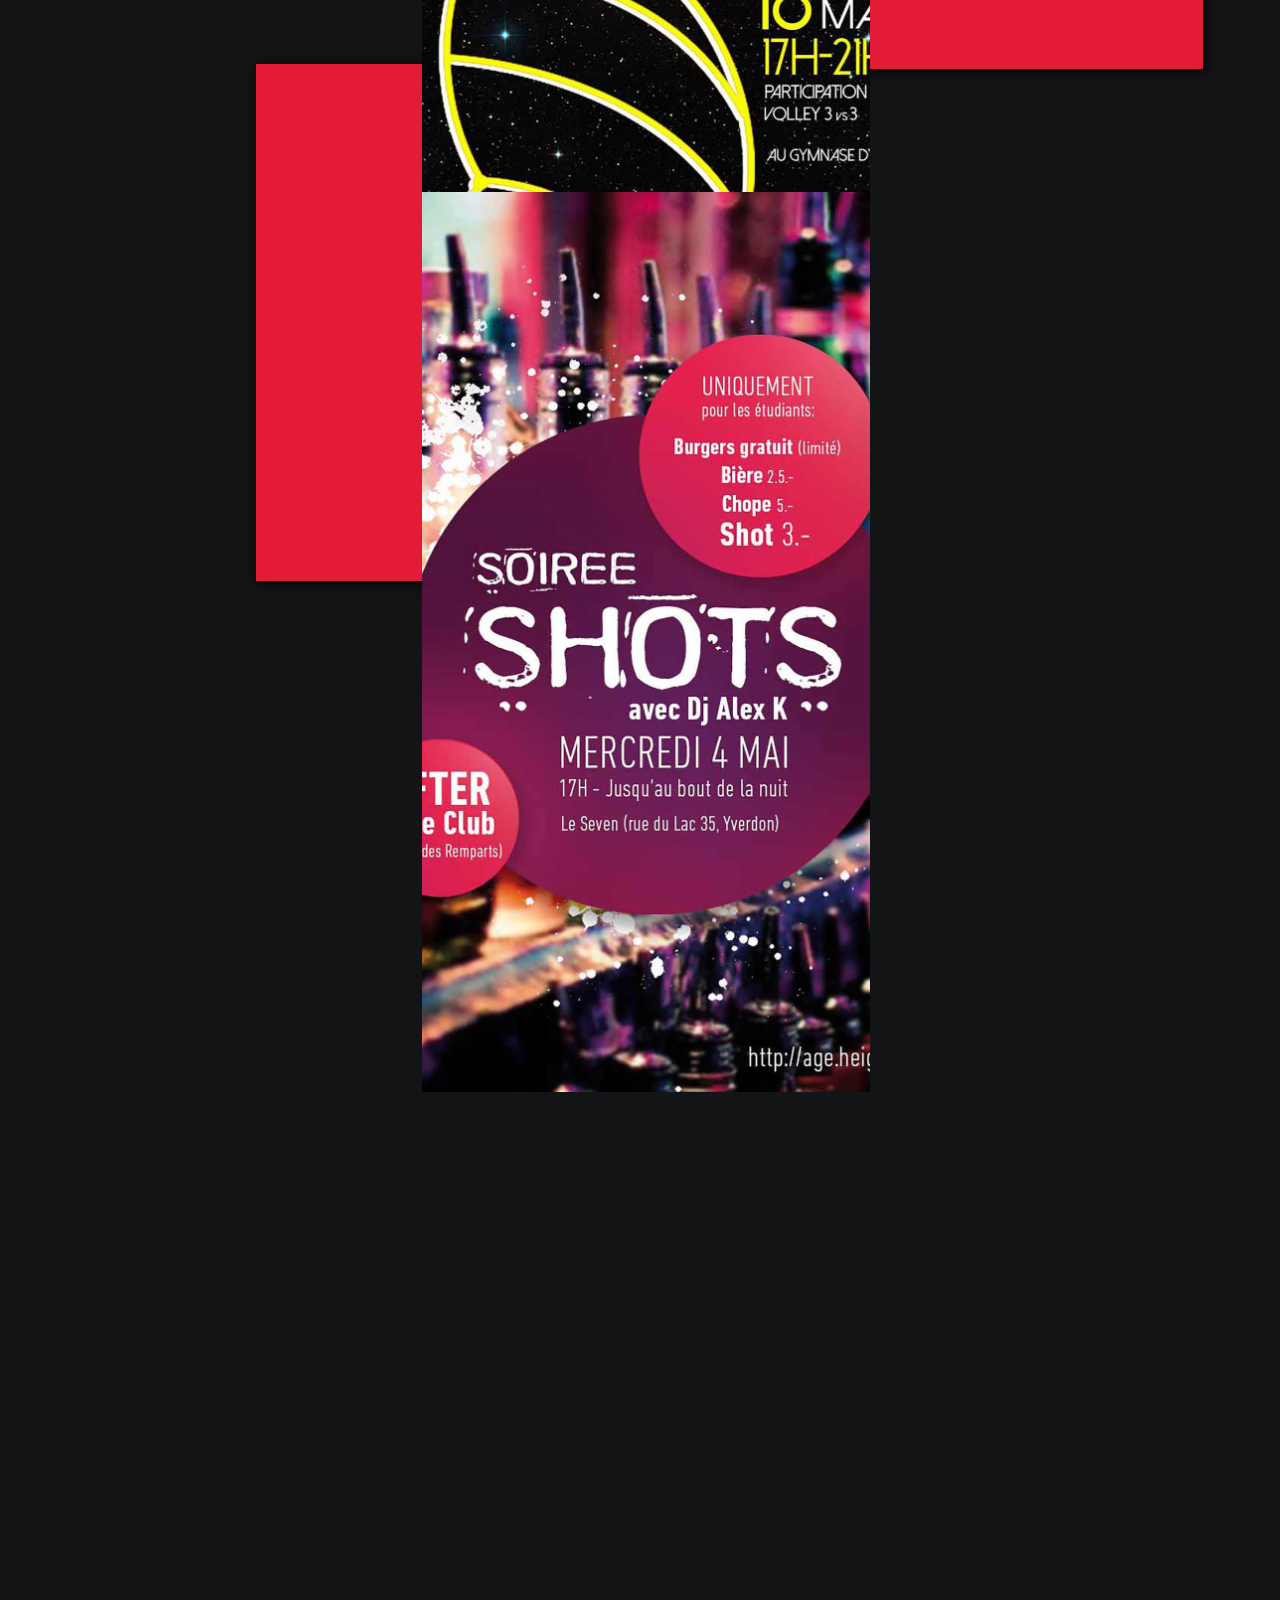
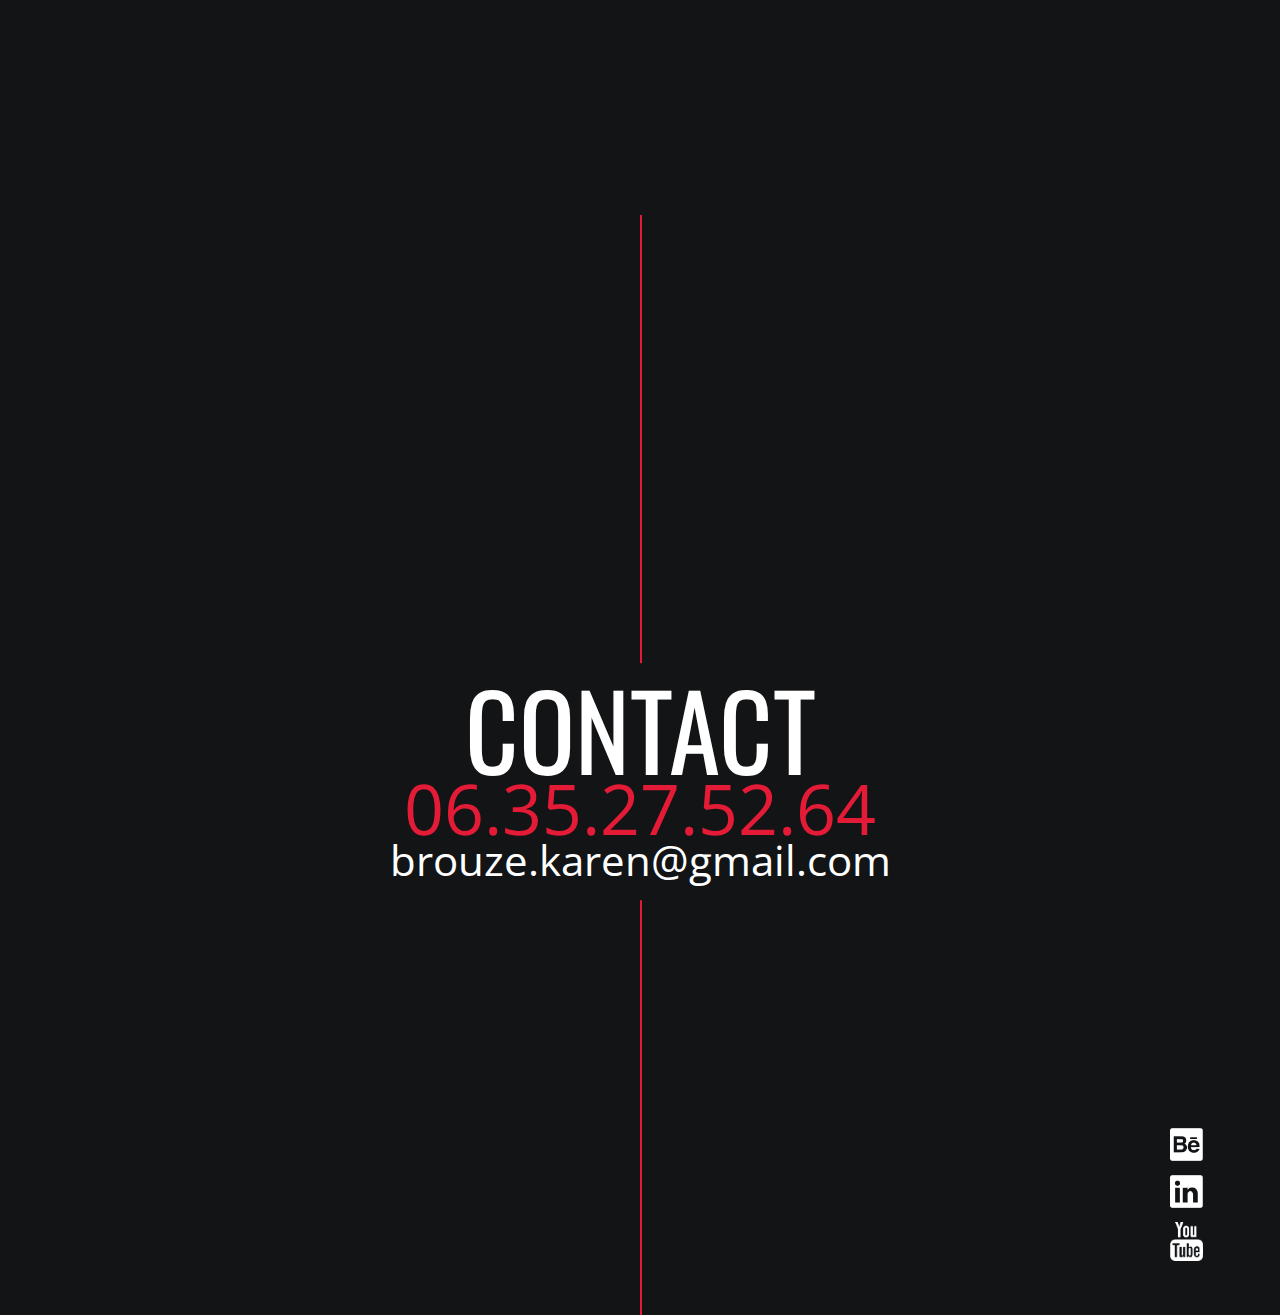
<file: affiche.html>
<!DOCTYPE html PUBLIC "-//W3C//DTD XHTML 1.0 Transitional//EN" "http://www.w3.org/TR/xhtml1/DTD/xhtml1-transitional.dtd">
<html xmlns="http://www.w3.org/1999/xhtml">
<head>
  <title>Karen Brouze</title>
  <meta http-equiv="Content-Type" content="text/html; charset=utf-8" />
  <link rel="stylesheet" href="fichiers/projet.css" />
  <link href="https://fonts.googleapis.com/css?family=Oswald" rel="stylesheet" />
	<link href="https://fonts.googleapis.com/css?family=Open+Sans+Condensed:300" rel="stylesheet" />
	<link rel="icon" type="images/jpg" href="images/logo.jpg" />
 
</head>
<body>

	<div class="nav">
		<div id="ligne"></div>
		<a href="index.html" class="scroll"><img src="images/menu.png" alt="menu" /></a>
	</div>

	<div>
		<div class="carousel-cellVertical" id="carousel-cellVertical" style="background-image:url('images/affiche1.jpg');"></div>
		<div class="carousel-cellVertical" id="carousel-cellVertical2" style="background-image:url('images/affiche3.jpg');"></div>
		<div class="carousel-cellVertical" id="carousel-cellVertical3" style="background-image:url('images/affiche4.jpg');"></div>
		
	</div>

	<div id="projet2" class="projet">
		<div class="blocGris">
			<div class="bloctexte">
				<div class="titre" id="titre2">
					<h1><strong>AFFICHES</strong></h1>
				</div>
			</div>
		</div>
		<div class="blocRose" id="blocRose"></div> 
		<div class="blocRose" id="blocRose2"></div> 
		<div class="blocRose" id="blocRose3"></div>
		<div class="blocRose" id="blocRose4"></div>  
	</div>


	<div id="contact" class="contact">
		<div class="ligneContact"></div>
		<div class="informations">
			<div class="titreContact">CONTACT</div>
			<div class="tel">06.35.27.52.64</div>
			<div class="mail"><a href="mailto:brouze.karen@gmail.com">brouze.karen@gmail.com</a></div>
		</div>
		<div class="logos">
				<ul>
					<li><a href="https://www.behance.net/karenbrouze"><img src="images/behance.png" alt="Behance"/></a></li>
					<li><a href="https://www.linkedin.com/in/karen-brouze-7300a6b3"><img src="images/linkedin.png" alt="Linkedin"/></a></li>
					<li><a href="https://www.youtube.com/channel/UC-DI9zR57FPpXKbBp4jMnoA"><img src="images/youtube.png" alt="You tube"/></a></li>
				</ul>
		</div>
	</div>

</body>
</html>
</file>
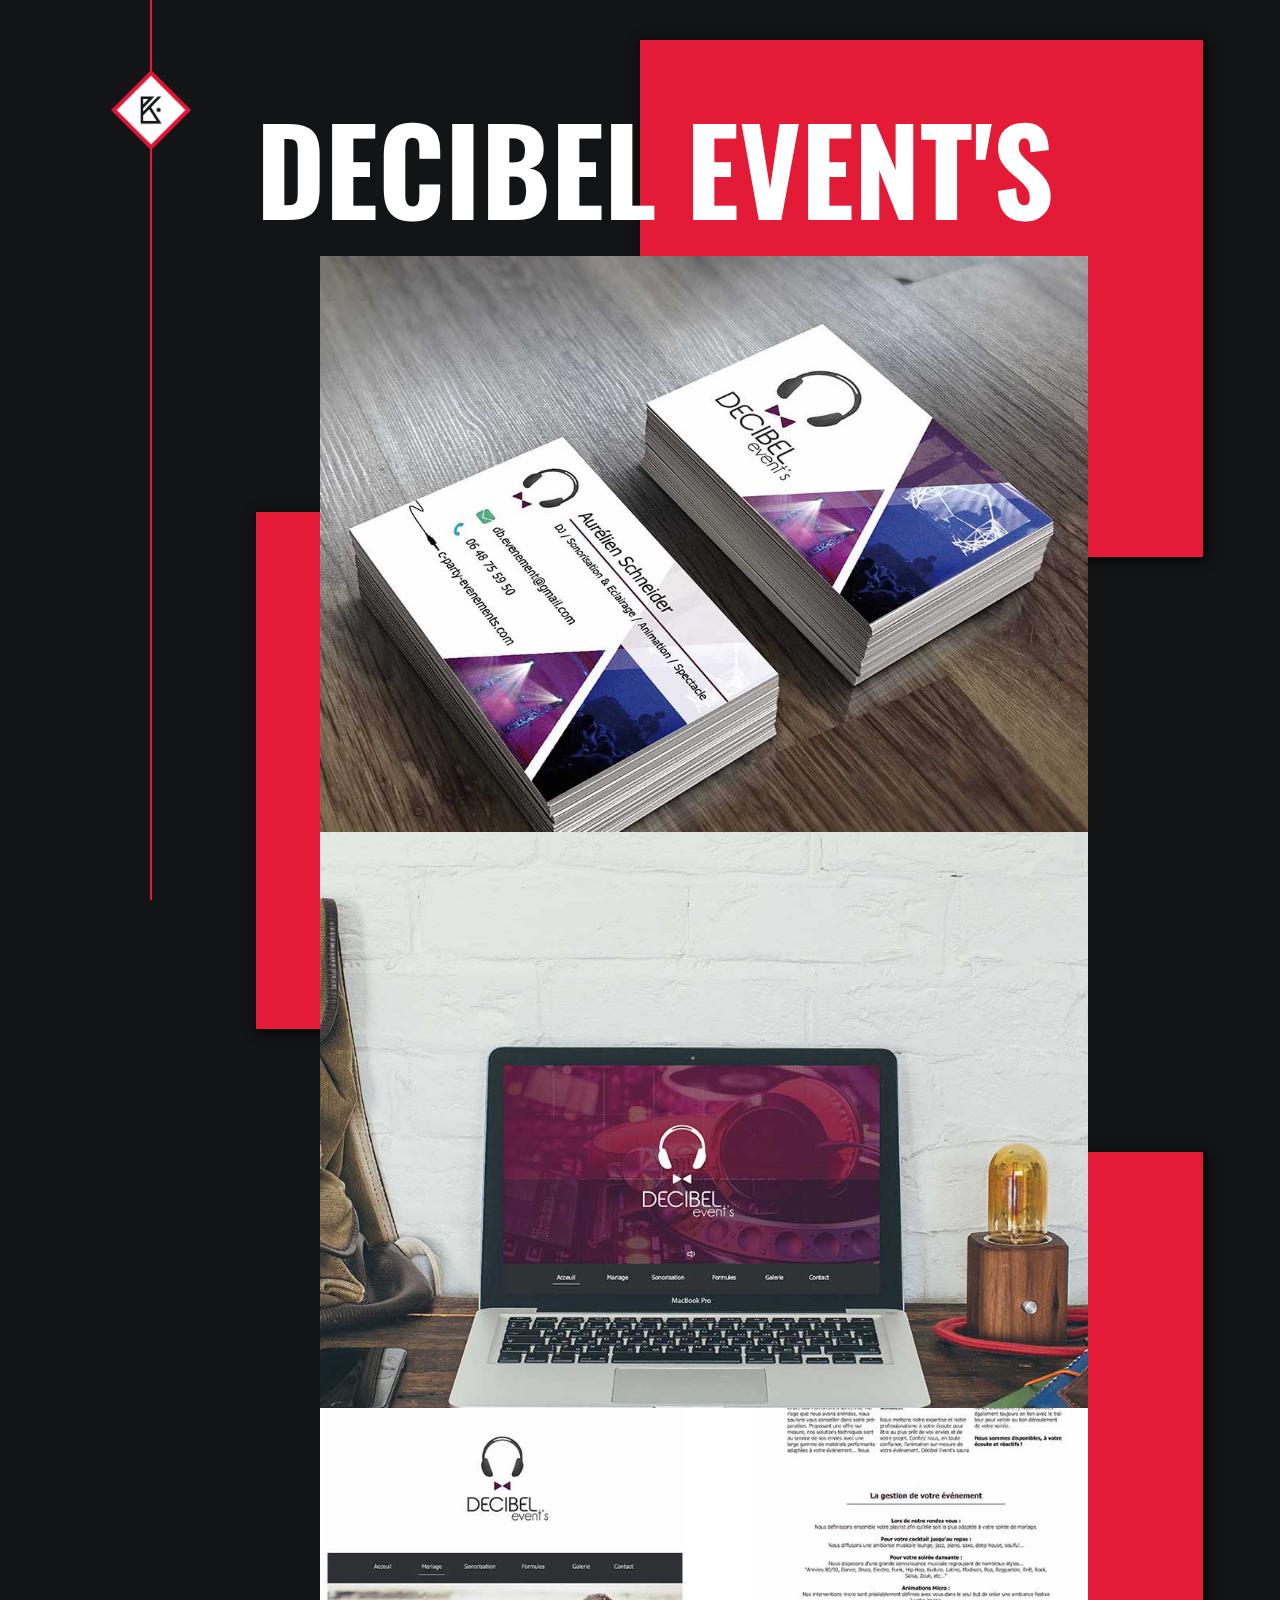
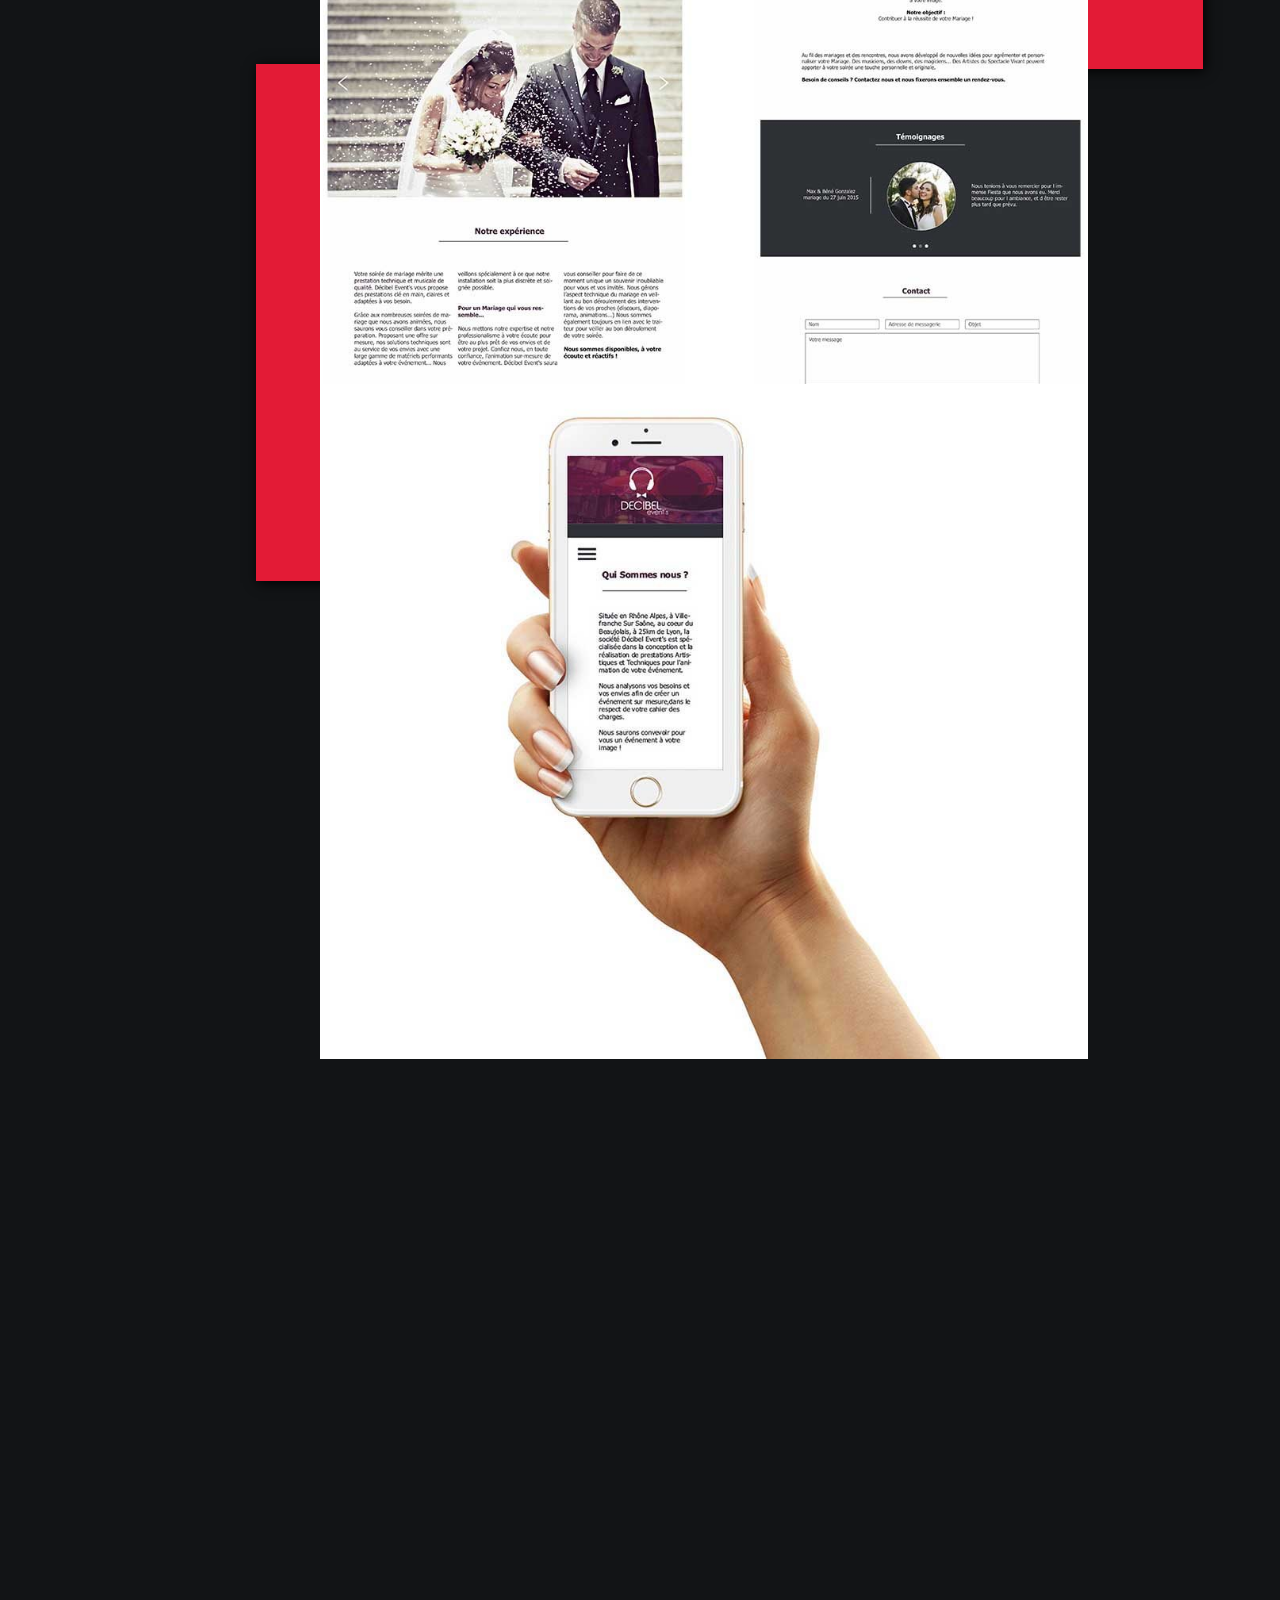
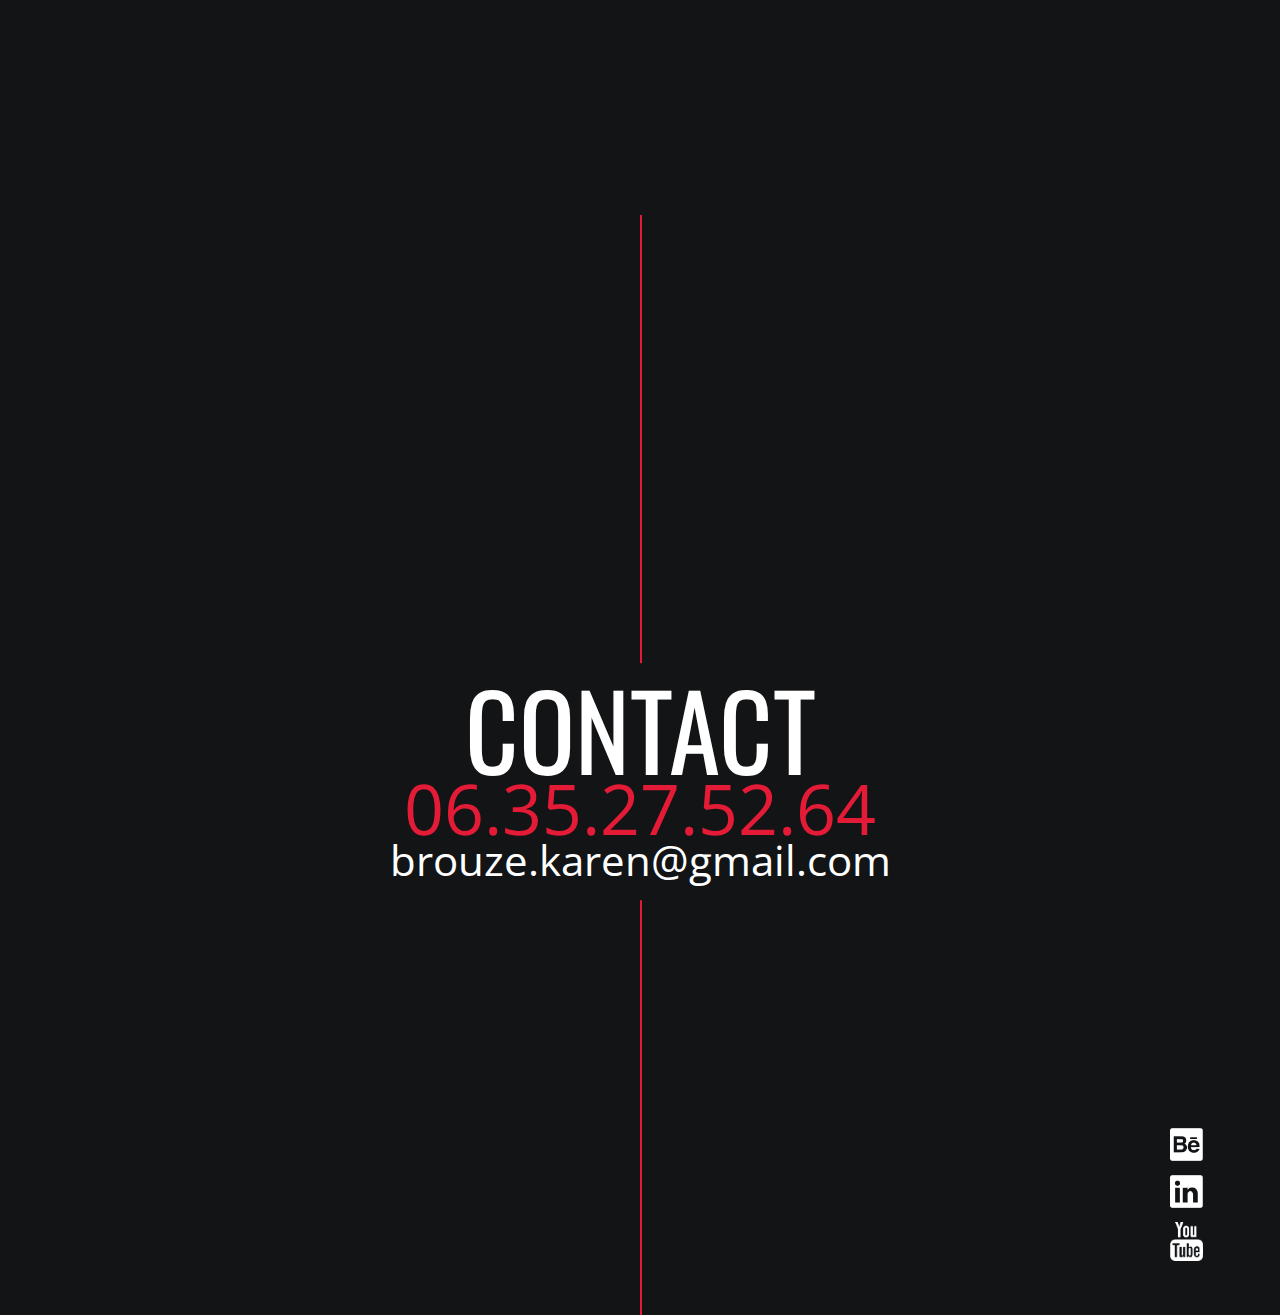
<file: Decibel.html>
<!DOCTYPE html PUBLIC "-//W3C//DTD XHTML 1.0 Transitional//EN" "http://www.w3.org/TR/xhtml1/DTD/xhtml1-transitional.dtd">
<html xmlns="http://www.w3.org/1999/xhtml">
<head>
  <title>Karen Brouze</title>
  <meta http-equiv="Content-Type" content="text/html; charset=utf-8" />
  <link rel="stylesheet" href="fichiers/projet.css" />
  <link href="https://fonts.googleapis.com/css?family=Oswald" rel="stylesheet" />
	<link href="https://fonts.googleapis.com/css?family=Open+Sans+Condensed:300" rel="stylesheet" />
	<link rel="icon" type="images/jpg" href="images/logo.jpg" />
 
</head>

<body>

	<div class="nav">
		<div id="ligne"></div>
		<a href="index.html" class="scroll"><img src="images/menu.png" alt="menu" /></a>
	</div>

	<div>
		<div class="carousel-cell" id="carousel-cell" style="background-image:url('images/decibel3.jpg');"></div>
		<div class="carousel-cell" id="carousel-cell2" style="background-image:url('images/decibel.jpg');"></div>
		<div class="carousel-cell" id="carousel-cell3" style="background-image:url('images/decibel5.jpg');"></div>
		<div class="carousel-cell" id="carousel-cell4" style="background-image:url('images/decibel4.jpg');"></div>
	</div>

	<div id="projet2" class="projet">
		<div class="blocGris">
			<div class="bloctexte">
				<div class="titre" id="titre2">
					<h1><strong>DECIBEL EVENT'S</strong></h1>
				</div>
			</div>
		</div>
		<div class="blocRose" id="blocRose"></div> 
		<div class="blocRose" id="blocRose2"></div> 
		<div class="blocRose" id="blocRose3"></div>
		<div class="blocRose" id="blocRose4"></div>  
	</div>


	<div id="contact" class="contact">
		<div class="ligneContact"></div>
		<div class="informations">
			<div class="titreContact">CONTACT</div>
			<div class="tel">06.35.27.52.64</div>
			<div class="mail"><a href="mailto:brouze.karen@gmail.com">brouze.karen@gmail.com</a></div>
		</div>
		<div class="logos">
				<ul>
					<li><a href="https://www.behance.net/karenbrouze"><img src="images/behance.png" alt="Behance" /></a></li>
					<li><a href="https://www.linkedin.com/in/karen-brouze-7300a6b3"><img src="images/linkedin.png" alt="Linkedin" /></a></li>
					<li><a href="https://www.youtube.com/channel/UC-DI9zR57FPpXKbBp4jMnoA"><img src="images/youtube.png" alt="You tube" /></a></li>
				</ul>
		</div>
	</div>

</body>
</html>
</file>
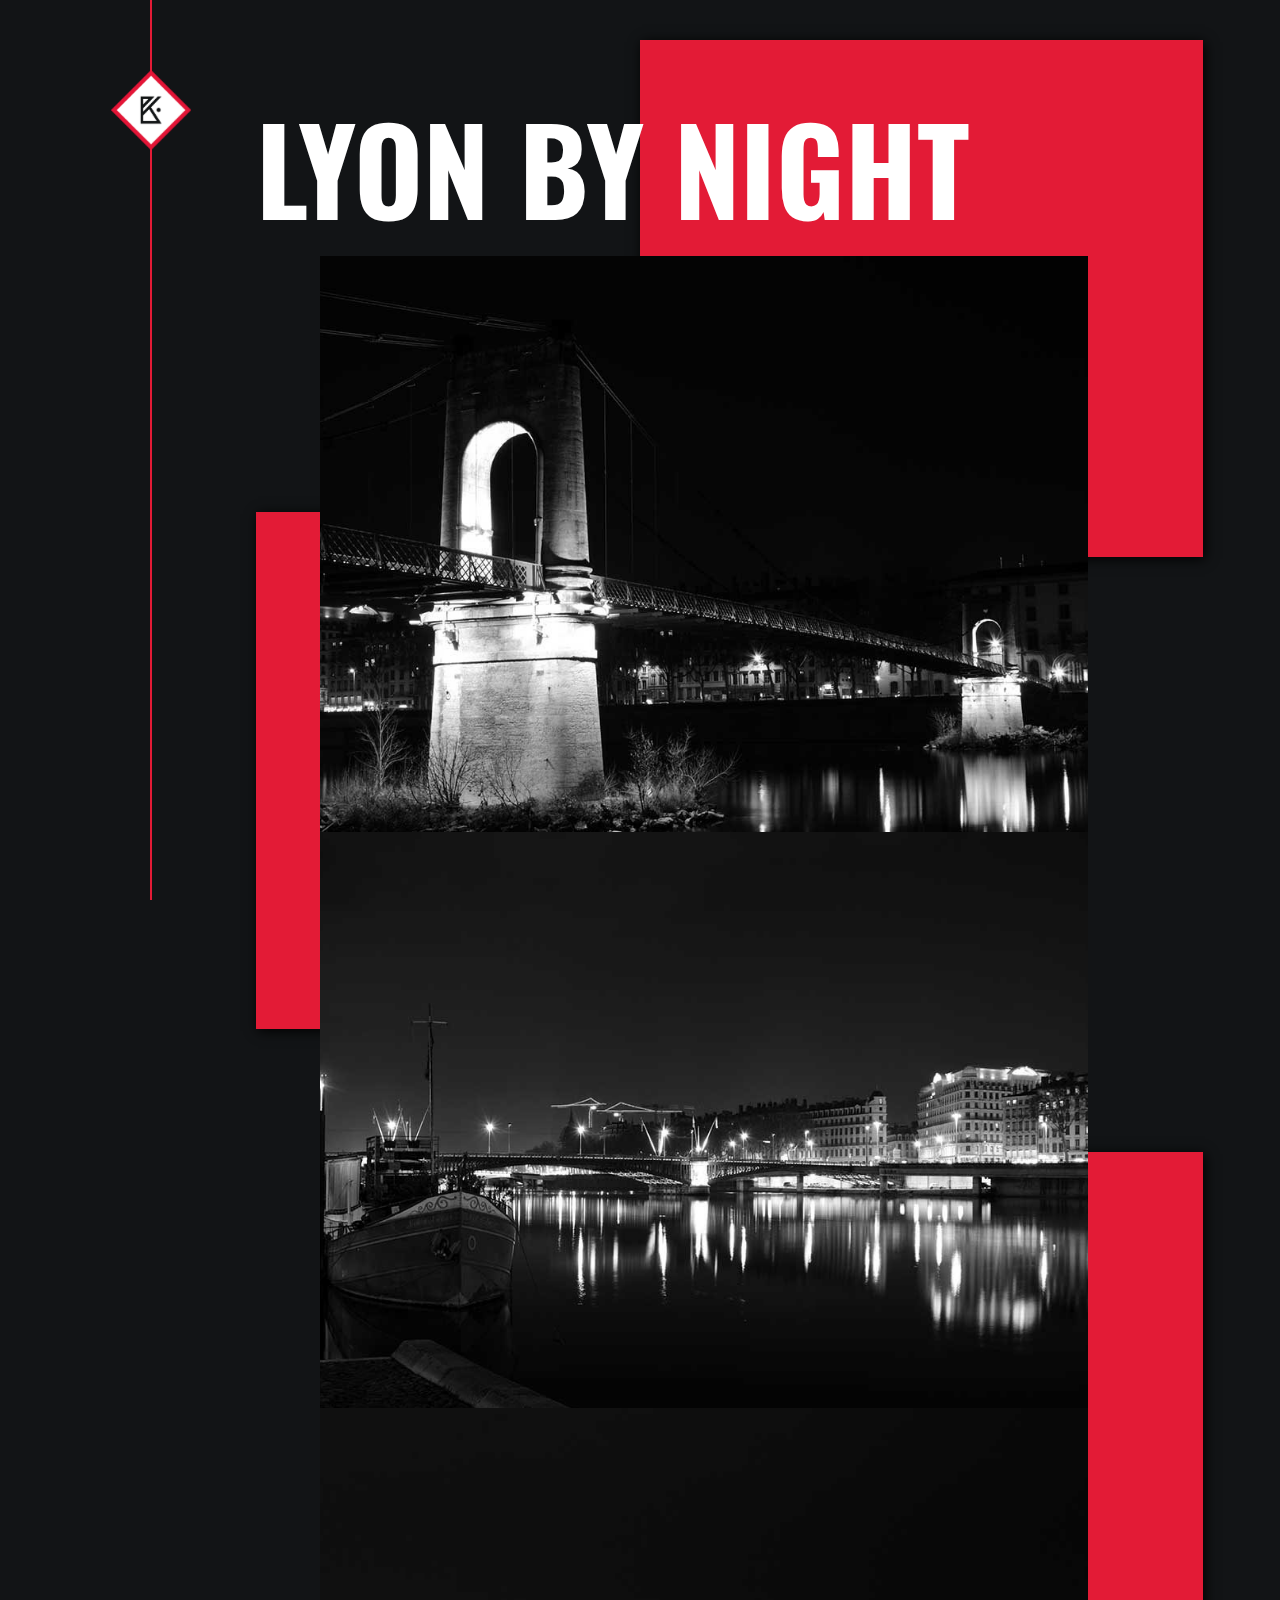
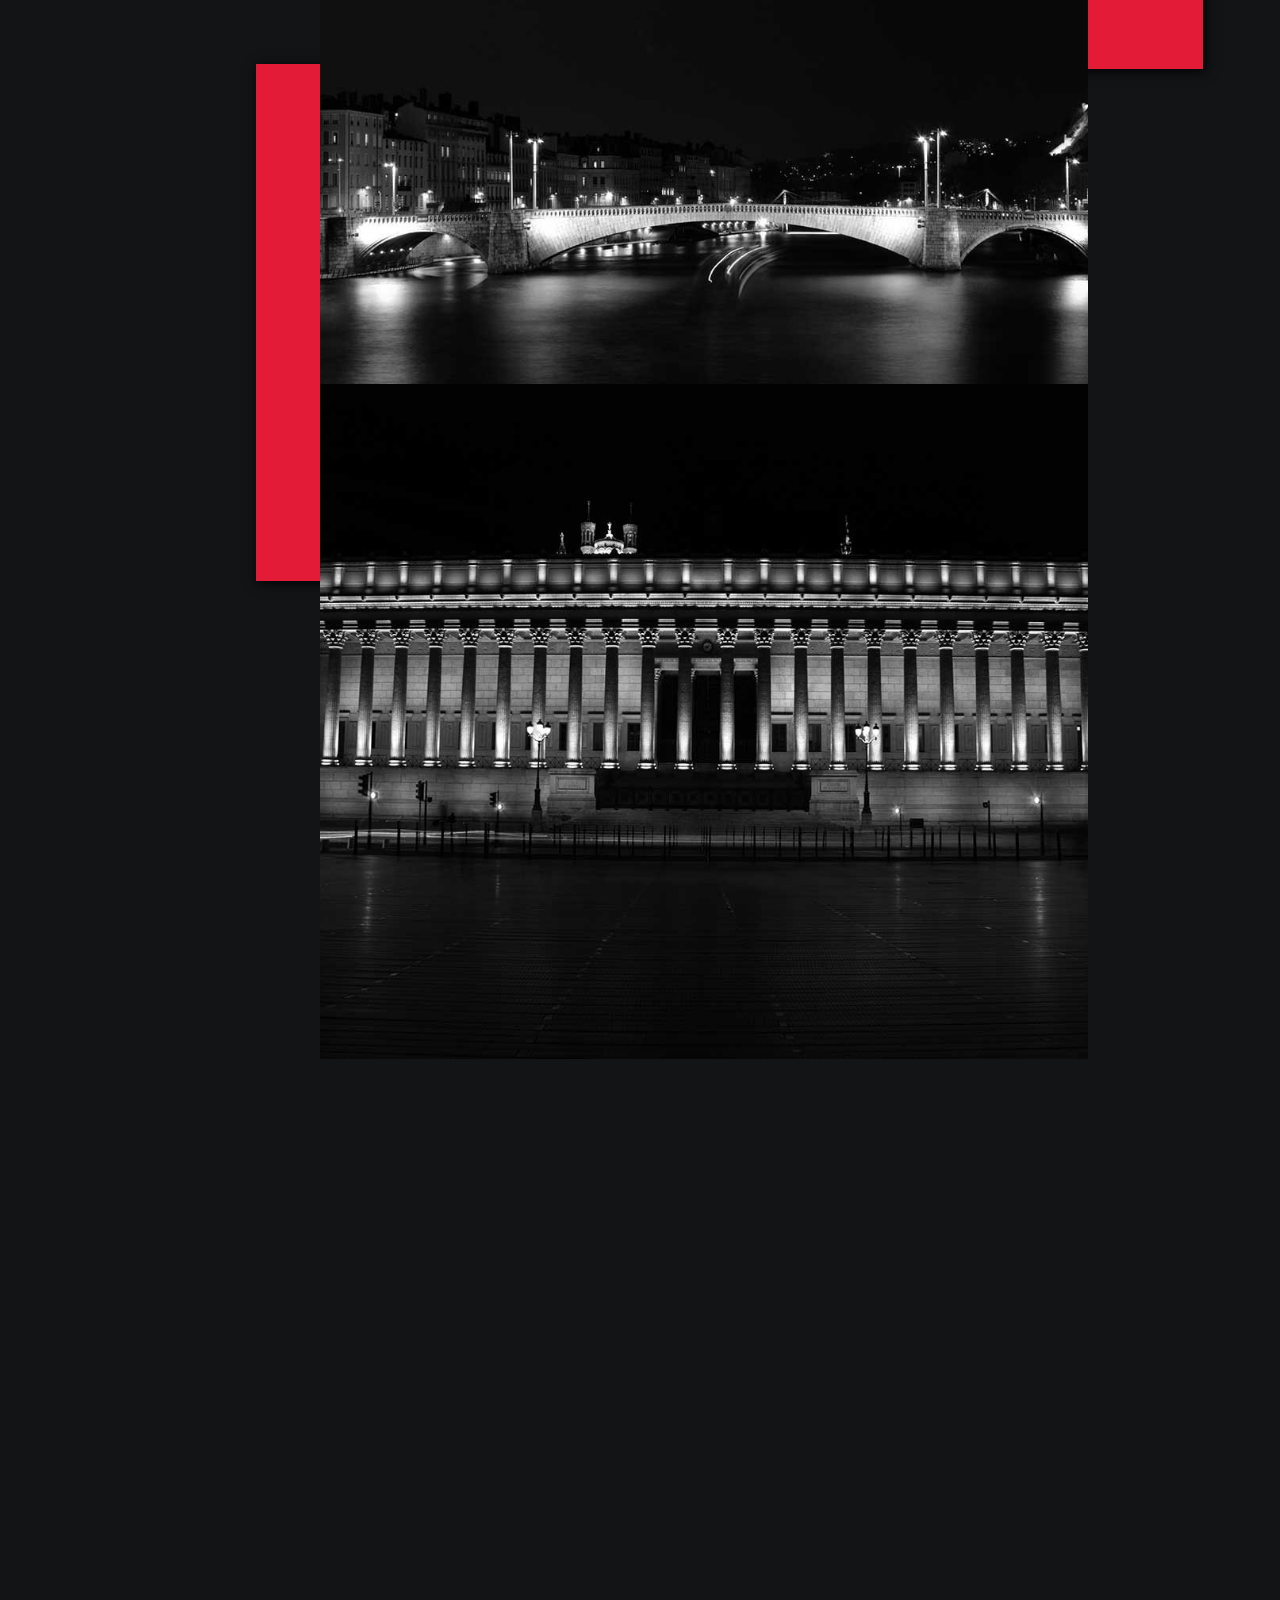
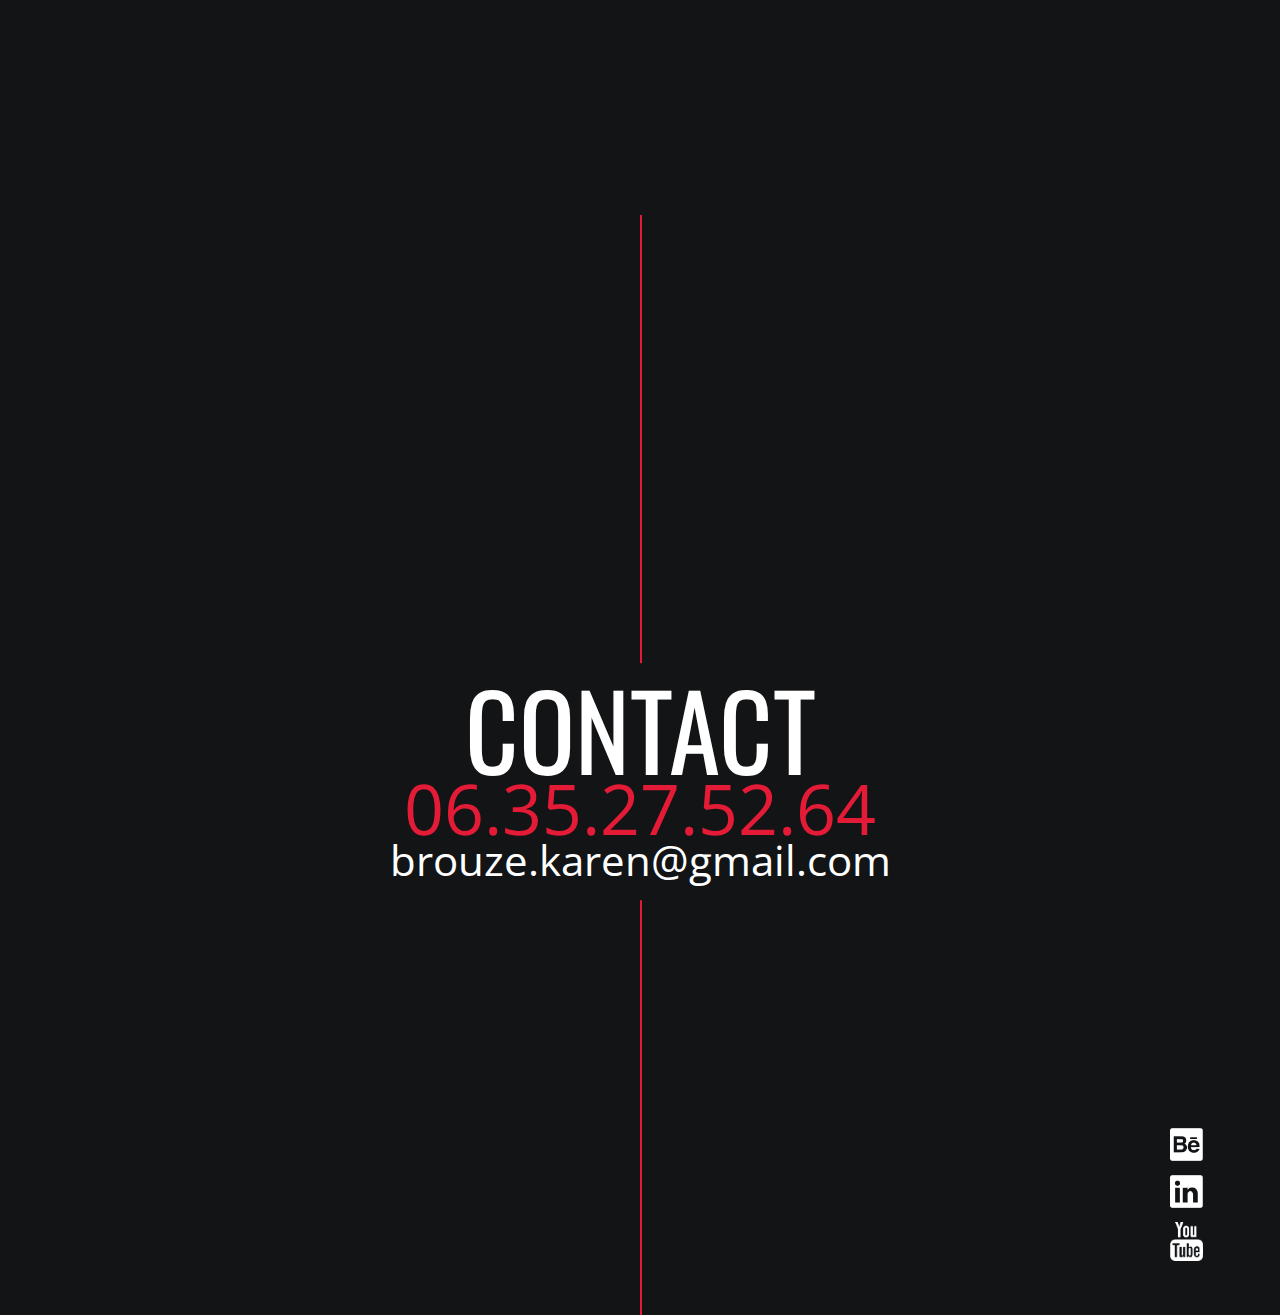
<file: LyonByNight.html>
<!DOCTYPE html PUBLIC "-//W3C//DTD XHTML 1.0 Transitional//EN" "http://www.w3.org/TR/xhtml1/DTD/xhtml1-transitional.dtd">
<html xmlns="http://www.w3.org/1999/xhtml">
<head>
  <title>Karen Brouze</title>
  <meta http-equiv="Content-Type" content="text/html; charset=utf-8" />
  <link rel="stylesheet" href="fichiers/projet.css" />
  <link href="https://fonts.googleapis.com/css?family=Oswald" rel="stylesheet" />
	<link href="https://fonts.googleapis.com/css?family=Open+Sans+Condensed:300" rel="stylesheet" />
	<link rel="icon" type="images/jpg" href="images/logo.jpg" />
 
</head>

<body>

	<div class="nav">
		<div id="ligne"></div>
		<a href="index.html" class="scroll"><img src="images/menu.png" alt="menu" /></a>
	</div>

	<div>
		<div class="carousel-cell" id="carousel-cell" style="background-image:url('images/projet1.1.jpg');"></div>
		<div class="carousel-cell" id="carousel-cell2" style="background-image:url('images/projet1.6.jpg');"></div>
		<div class="carousel-cell" id="carousel-cell3" style="background-image:url('images/projet1.3.jpg');"></div>
		<div class="carousel-cell" id="carousel-cell4" style="background-image:url('images/projet1.2.jpg');"></div>
	</div>

	<div id="projet2" class="projet">
		<div class="blocGris">
			<div class="bloctexte">
				<div class="titre" id="titre2">
					<h1><strong>LYON BY NIGHT</strong></h1>
				</div>
			</div>
		</div>
		<div class="blocRose" id="blocRose"></div> 
		<div class="blocRose" id="blocRose2"></div> 
		<div class="blocRose" id="blocRose3"></div>
		<div class="blocRose" id="blocRose4"></div>  
	</div>


	<div id="contact" class="contact">
		<div class="ligneContact"></div>
		<div class="informations">
			<div class="titreContact">CONTACT</div>
			<div class="tel">06.35.27.52.64</div>
			<div class="mail"><a href="mailto:brouze.karen@gmail.com">brouze.karen@gmail.com</a></div>
		</div>
		<div class="logos">
				<ul>
					<li><a href="https://www.behance.net/karenbrouze"><img src="images/behance.png" alt="Behance" /></a></li>
					<li><a href="https://www.linkedin.com/in/karen-brouze-7300a6b3"><img src="images/linkedin.png" alt="Linkedin" /></a></li>
					<li><a href="https://www.youtube.com/channel/UC-DI9zR57FPpXKbBp4jMnoA"><img src="images/youtube.png" alt="You tube" /></a></li>
				</ul>
			</div>
	</div>

</body>
</html>
</file>
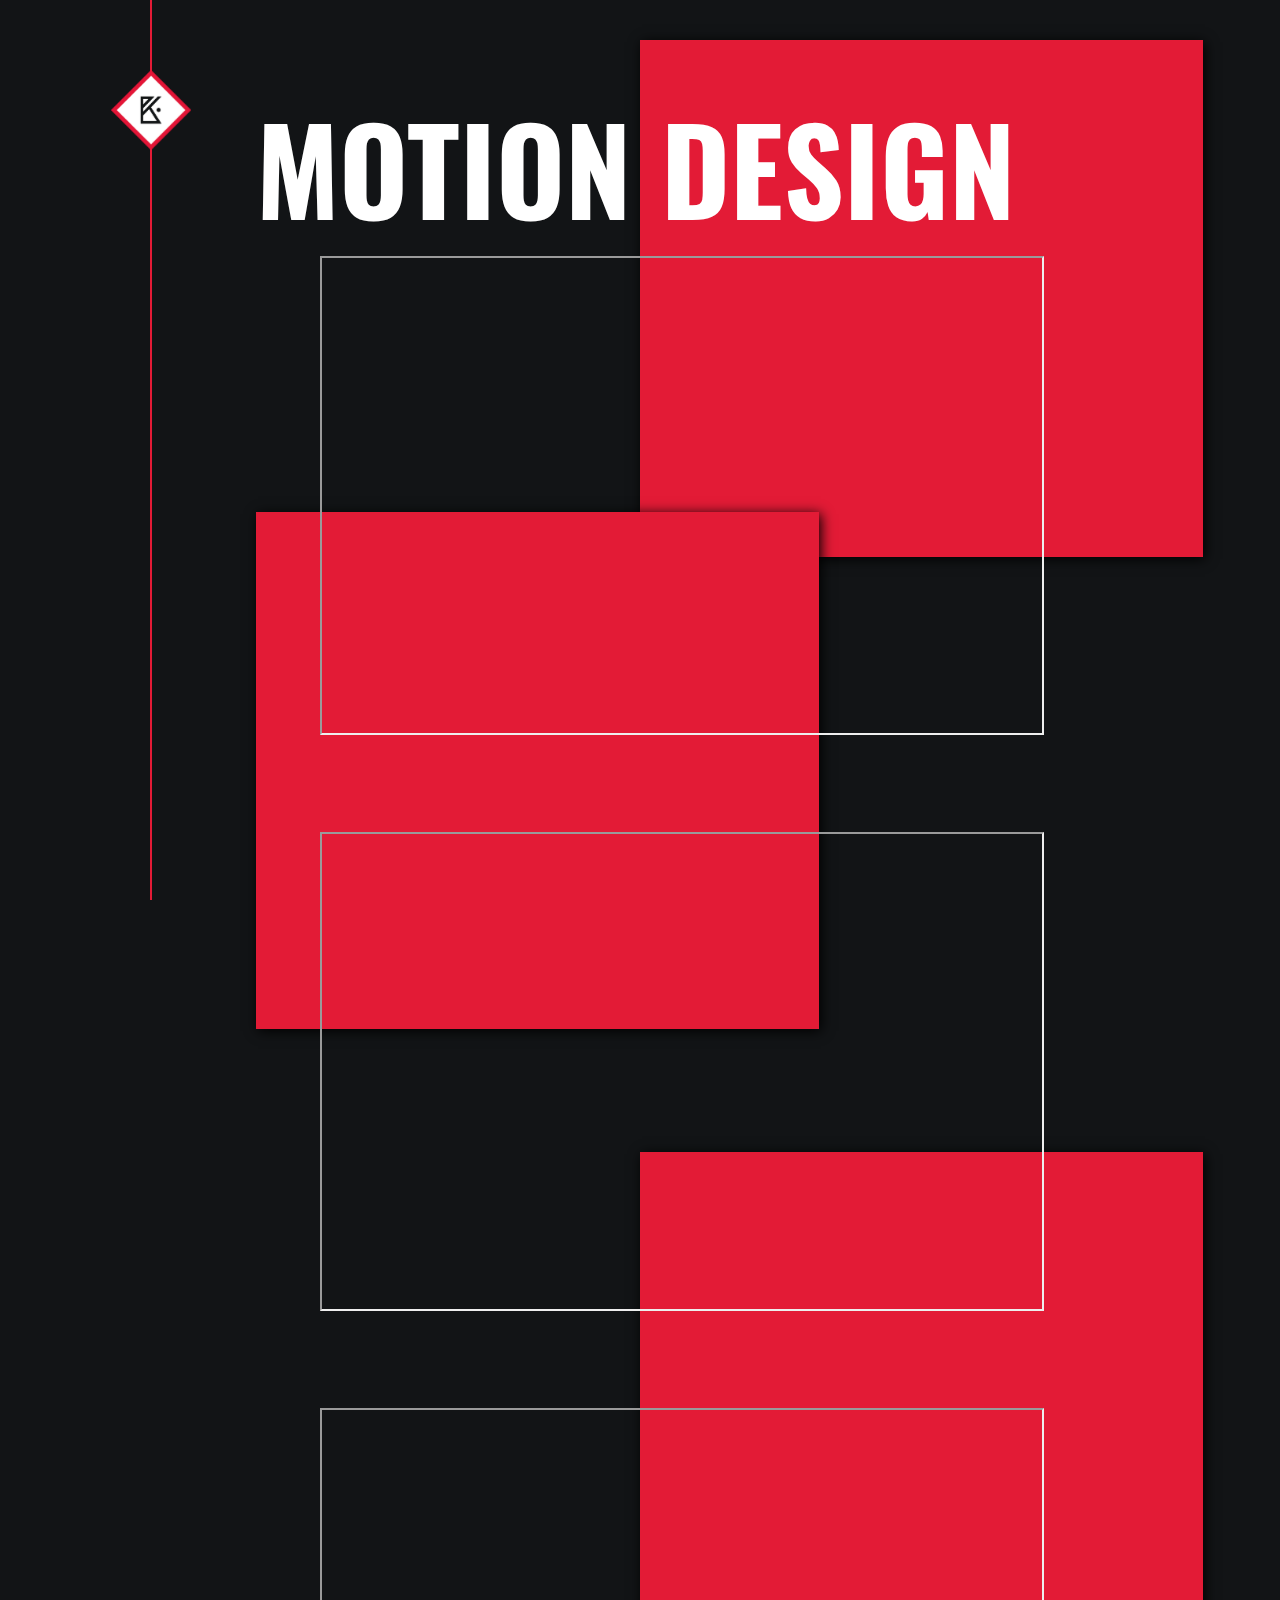
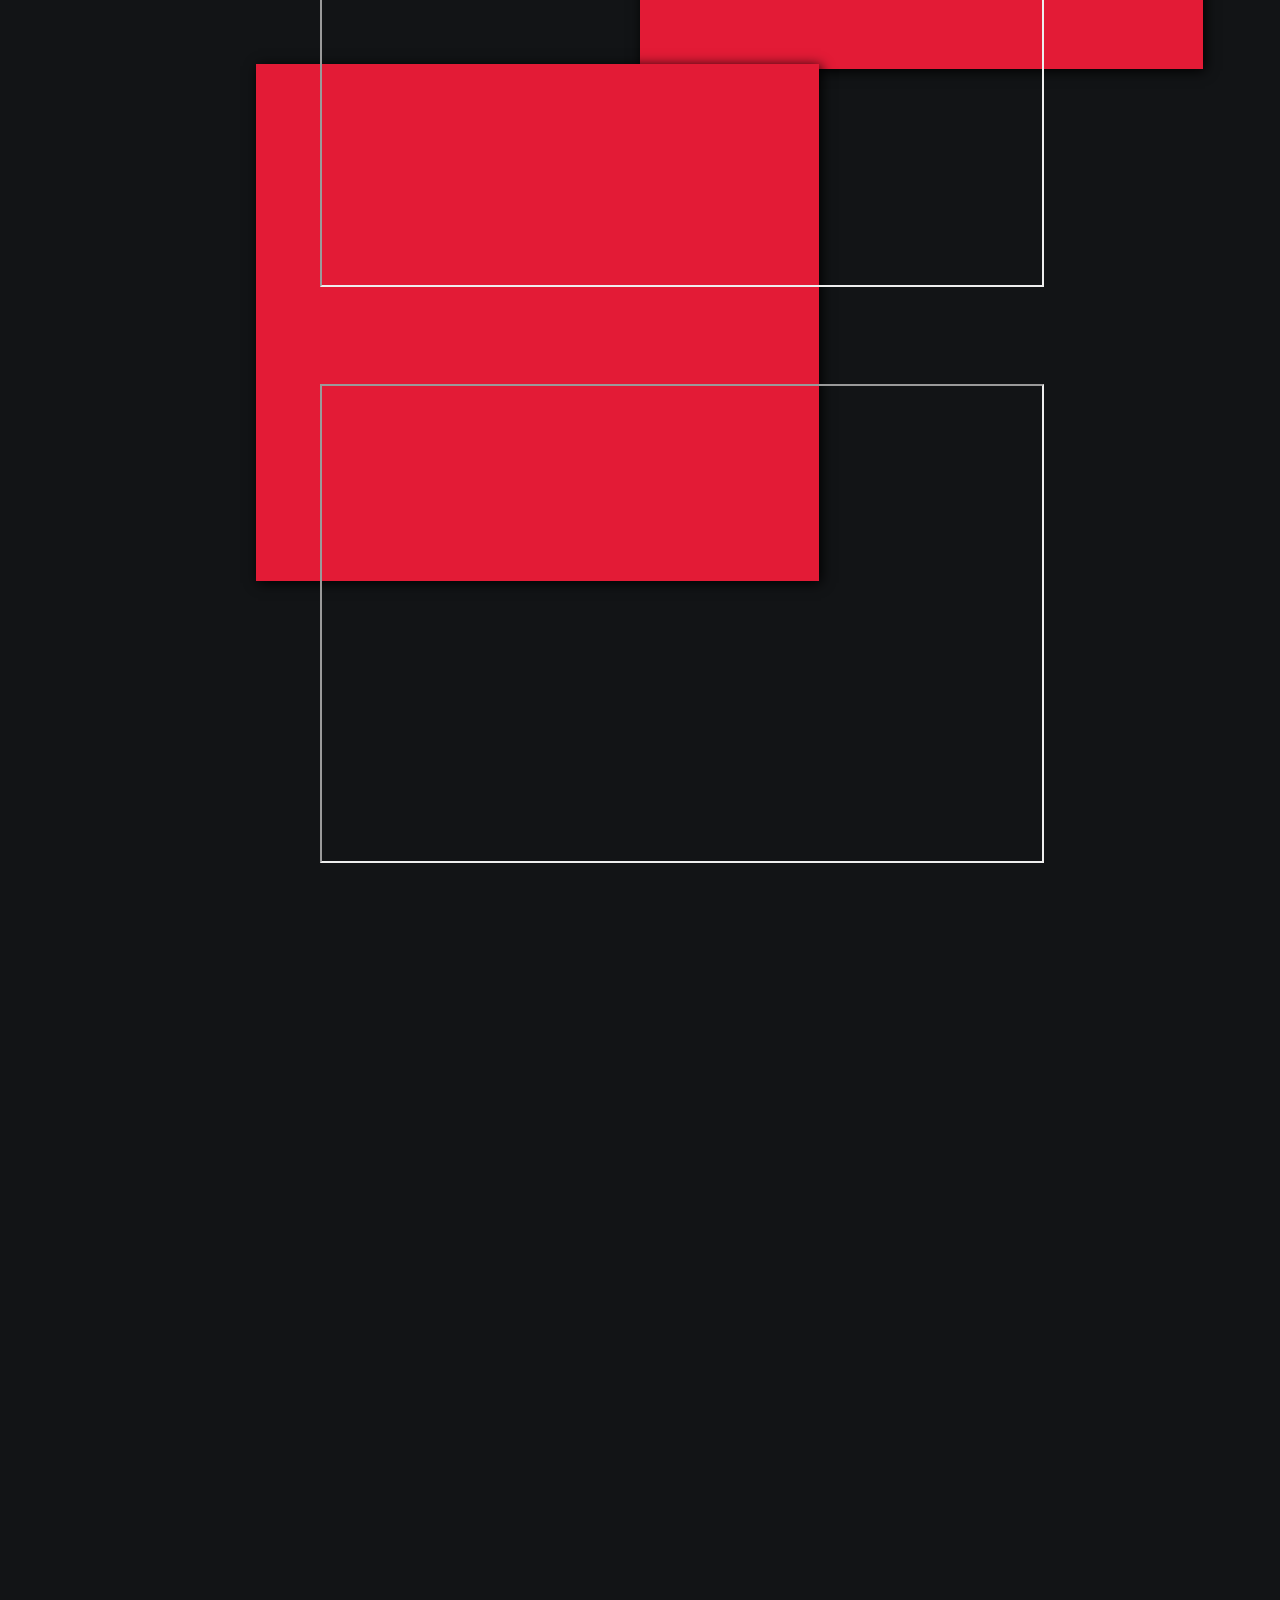
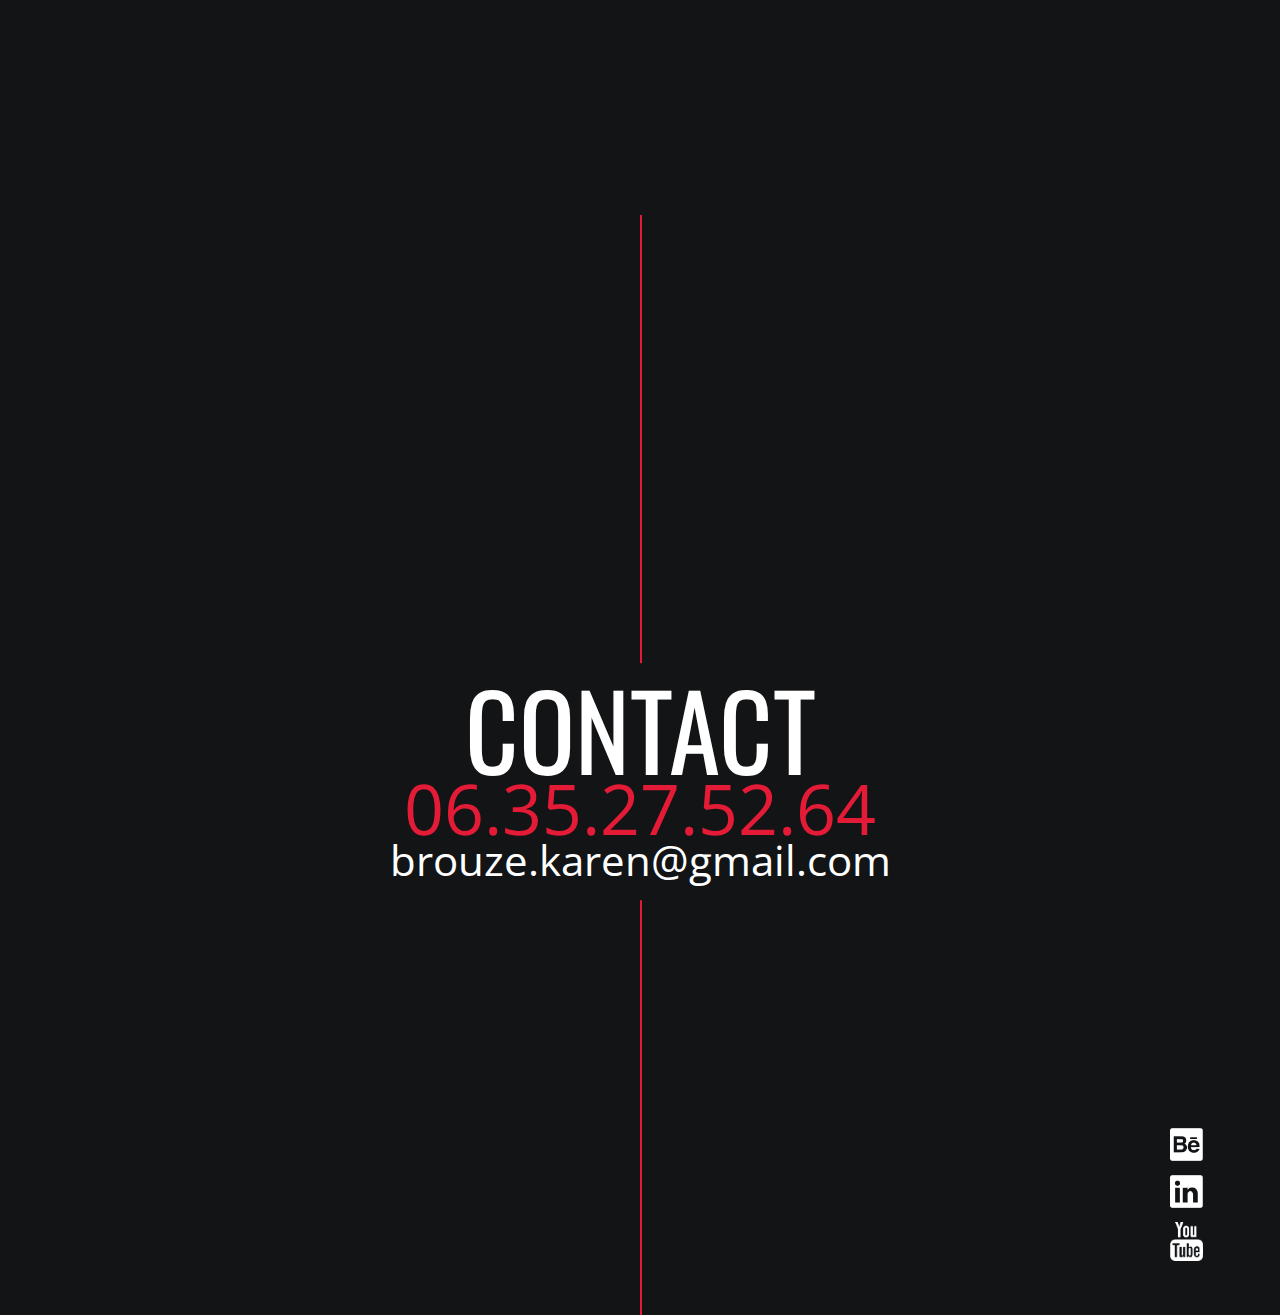
<file: MotionDesign.html>
<!DOCTYPE html PUBLIC "-//W3C//DTD XHTML 1.0 Transitional//EN" "http://www.w3.org/TR/xhtml1/DTD/xhtml1-transitional.dtd">
<html xmlns="http://www.w3.org/1999/xhtml">
<head>
  <title>Karen Brouze</title>
  <meta http-equiv="Content-Type" content="text/html; charset=utf-8" />
  <link rel="stylesheet" href="fichiers/projet.css" />
  <link href="https://fonts.googleapis.com/css?family=Oswald" rel="stylesheet" />
	<link href="https://fonts.googleapis.com/css?family=Open+Sans+Condensed:300" rel="stylesheet" />
	<link rel="icon" type="images/jpg" href="images/logo.jpg" />
 
</head>

<body>

	<div class="nav">
		<div id="ligne"></div>
		<a href="index.html" class="scroll"><img src="images/menu.png" alt="menu"/></a>
	</div>

	<div class="carousel-cell" id="carousel-cell">
		<iframe width="720" height="475" src="https://www.youtube.com/embed/gLTKI2riYIw"></iframe>
	</div>
	<div class="carousel-cell" id="carousel-cell2">
		<iframe width="720" height="475" src="https://www.youtube.com/embed/qqW9HB4WjOg"></iframe>
	</div>
	<div class="carousel-cell" id="carousel-cell3">
		<iframe width="720" height="475" src="https://www.youtube.com/embed/8c5329m0JWI"></iframe>
	</div>
	<div class="carousel-cell" id="carousel-cell4">
		<iframe width="720" height="475" src="https://www.youtube.com/embed/mqYJaLeqveU"></iframe>
	</div>

	<div id="projet2" class="projet">
		<div class="blocGris">
			<div class="bloctexte">
				<div class="titre" id="titre2">
					<h1><strong>MOTION DESIGN</strong></h1>
				</div>
			</div>
		</div>
		<div class="blocRose" id="blocRose"></div> 
		<div class="blocRose" id="blocRose2"></div> 
		<div class="blocRose" id="blocRose3"></div>
		<div class="blocRose" id="blocRose4"></div>  
	</div>


	<div id="contact" class="contact">
		<div class="ligneContact"></div>
		<div class="informations">
			<div class="titreContact">CONTACT</div>
			<div class="tel">06.35.27.52.64</div>
			<div class="mail"><a href="mailto:brouze.karen@gmail.com">brouze.karen@gmail.com</a></div>
		</div>
		<div class="logos">
				<ul>
					<li><a href="https://www.behance.net/karenbrouze"><img src="images/behance.png" alt="Behance" /></a></li>
					<li><a href="https://www.linkedin.com/in/karen-brouze-7300a6b3"><img src="images/linkedin.png" alt="Linkedin" /></a></li>
					<li><a href="https://www.youtube.com/channel/UC-DI9zR57FPpXKbBp4jMnoA"><img src="images/youtube.png" alt="You tube"	/></a></li>
				</ul>
		</div>
	</div>

</body>
</html>
</file>
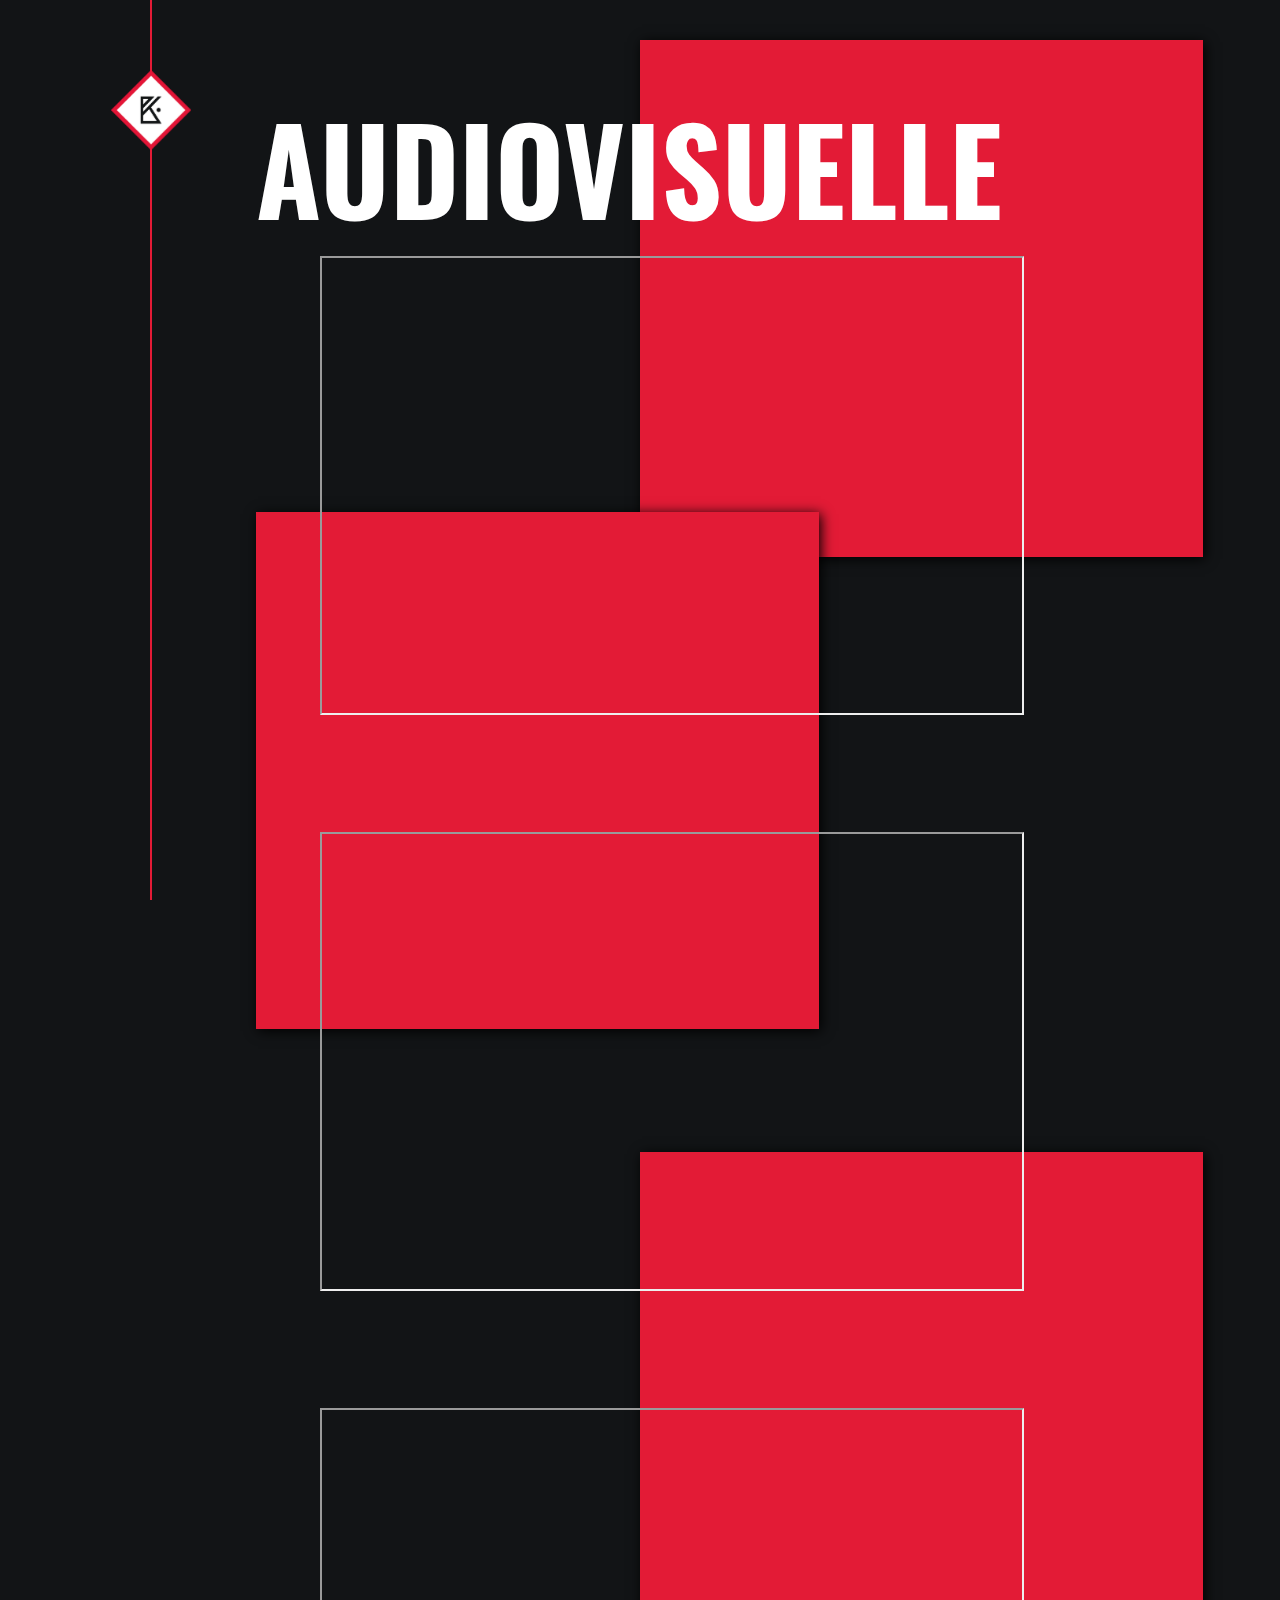
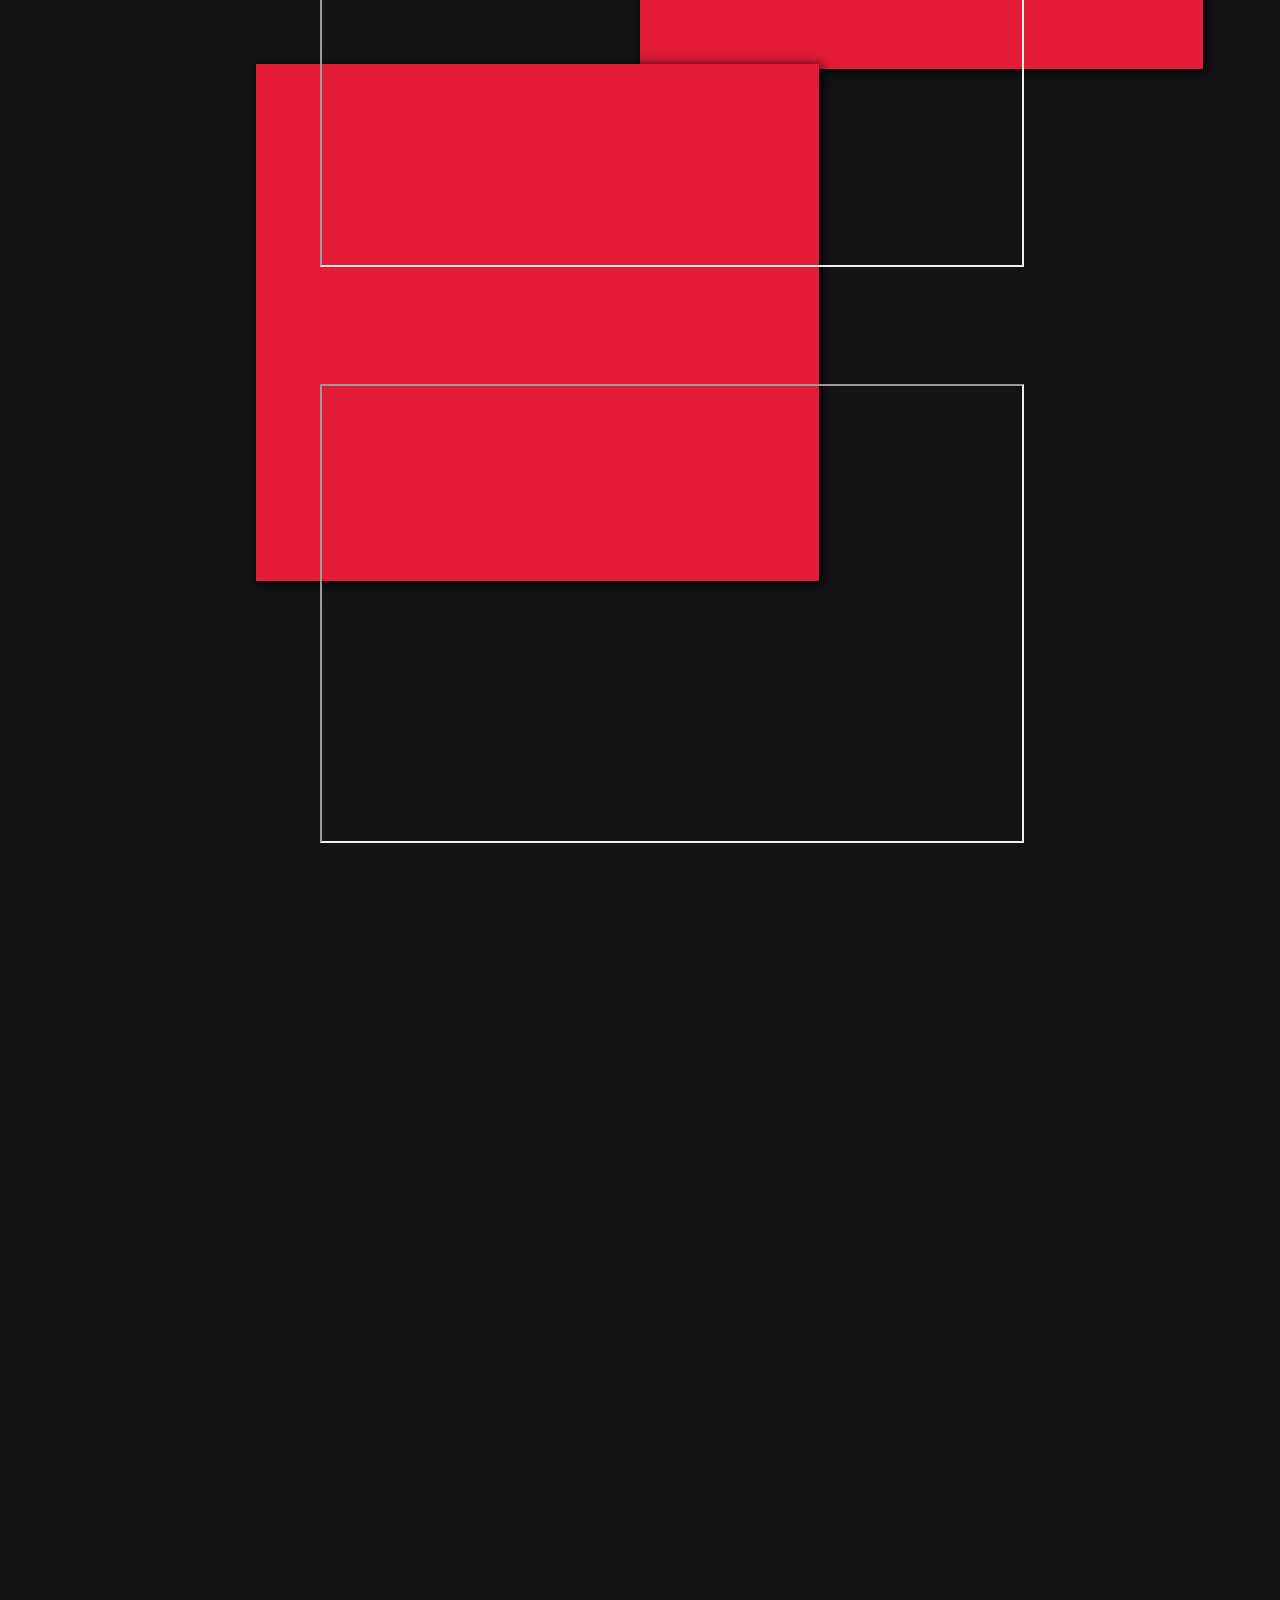
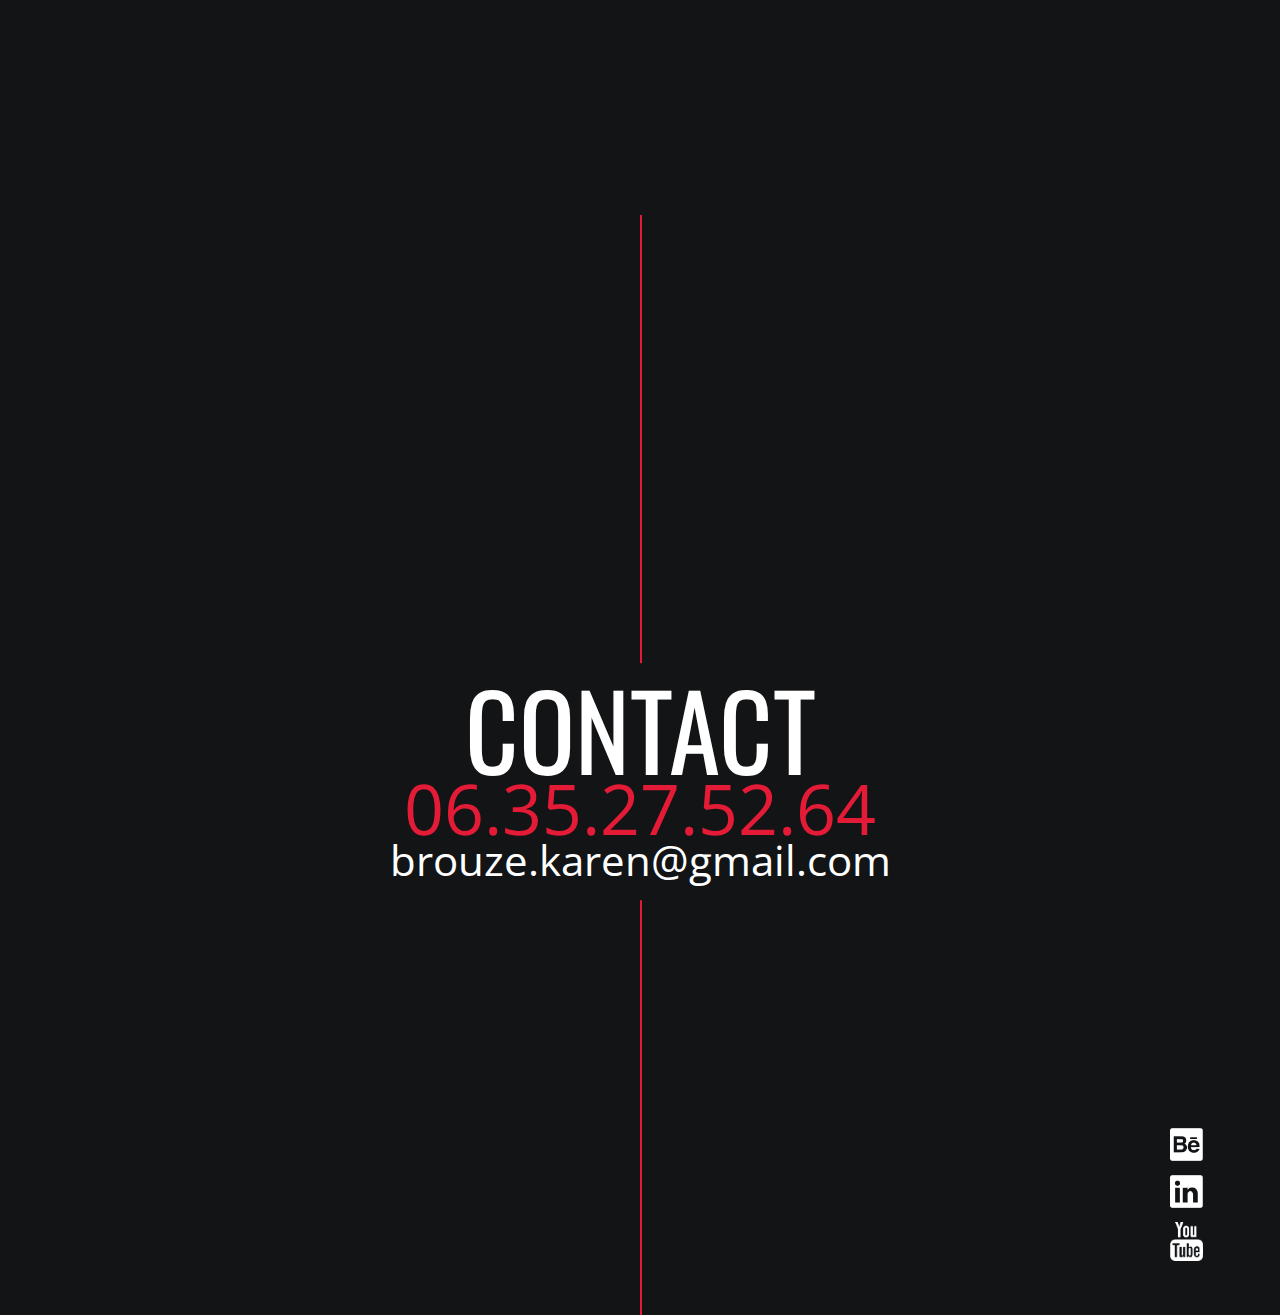
<file: QuaisDuPolar.html>
<!DOCTYPE html PUBLIC "-//W3C//DTD XHTML 1.0 Transitional//EN" "http://www.w3.org/TR/xhtml1/DTD/xhtml1-transitional.dtd">
<html xmlns="http://www.w3.org/1999/xhtml">
<head>
  <title>Karen Brouze</title>
  <meta http-equiv="Content-Type" content="text/html; charset=utf-8" />
  <link rel="stylesheet" href="fichiers/projet.css" />
  <link href="https://fonts.googleapis.com/css?family=Oswald" rel="stylesheet" />
	<link href="https://fonts.googleapis.com/css?family=Open+Sans+Condensed:300" rel="stylesheet" />
	<link rel="icon" type="images/jpg" href="images/logo.jpg" />
 
</head>

<body>

	<div class="nav">
		<div id="ligne"></div>
		<a href="index.html" class="scroll"><img src="images/menu.png" alt="menu" /></a>
	</div>

	<div class="carousel-cell" id="carousel-cell">
		<iframe width="700" height="455" src="https://www.youtube.com/embed/8PrlW1oPeEY"></iframe>
	</div>

	<div class="carousel-cell" id="carousel-cell2">
		<iframe width="700" height="455" src="https://www.youtube.com/embed/eAhgTYCSfOo"></iframe>
	</div>
	<div class="carousel-cell" id="carousel-cell3">
		<iframe width="700" height="455" src="https://www.youtube.com/embed/IMvQ9oNUrSc"></iframe>
	</div>
	<div class="carousel-cell" id="carousel-cell4">
		<iframe width="700" height="455" src="https://www.youtube.com/embed/HGnjrc3zJX4"></iframe>
	</div>

	<div id="projet2" class="projet">
		<div class="blocGris">
			<div class="bloctexte">
				<div class="titre" id="titre2">
					<h1><strong>AUDIOVISUELLE</strong></h1>
				</div>
			</div>
		</div>
		<div class="blocRose" id="blocRose"></div> 
		<div class="blocRose" id="blocRose2"></div> 
		<div class="blocRose" id="blocRose3"></div>
		<div class="blocRose" id="blocRose4"></div>  
	</div>


	<div id="contact" class="contact">
		<div class="ligneContact"></div>
		<div class="informations">
			<div class="titreContact">CONTACT</div>
			<div class="tel">06.35.27.52.64</div>
			<div class="mail"><a href="mailto:brouze.karen@gmail.com">brouze.karen@gmail.com</a></div>
		</div>
		<div class="logos">
				<ul>
					<li><a href="https://www.behance.net/karenbrouze"><img src="images/behance.png" alt="Behance" /></a></li>
					<li><a href="https://www.linkedin.com/in/karen-brouze-7300a6b3"><img src="images/linkedin.png" alt="Linkedin" /></a></li>
					<li><a href="https://www.youtube.com/channel/UC-DI9zR57FPpXKbBp4jMnoA"><img src="images/youtube.png" alt="You tube" /></a></li>
				</ul>
			</div>
	</div>

</body>
</html>
</file>
<file: fichiers/styles.css>
html{width:100%;height:100%;}
body{background-color:white;margin:0;width:100%;height:100%;}
a:link{color:white;text-decoration:none;}
a:visited{text-decoration:none;color:white;opacity:0.5;}
a:hover{color:#E31B36;}
.loader{position:relative;width:100%;height:100%;margin:0 auto;background-color:#121416;}
.logo{width:422px;height:545px;position:absolute;left:50%;top:50%;transform:translate(-50%,-50%) scale(0.6);}
#forme1{top:0%;left:0%;position:absolute;}
#forme2{top:0%;left:0%;position:absolute;}
#forme3{bottom:1%;left:-0.5%;position:absolute;}
#forme4{top:35%;left:32%;position:absolute;}
#forme5{top:0%;left:0%;position:absolute;}
#forme6{top:0%;left:0%;position:absolute;}
#rond{top:44%;right:6%;position:absolute;}
#about{position:relative;width:100%;height:100%;margin:0 auto;}
.nav{position:fixed;z-index:9;}
#ligne{content:'';display:block;position:fixed;height:100%;width:2px;background:#E31B36;bottom:0px;left:150px;top:0px;}
.nav img{position:absolute;width:80px;margin-top:70px;margin-left:111px;z-index:999;transition:all 1s;transition:all 1s;z-index:999;}
.nav img:hover{transform:rotate(45deg);transition:all 1s;transition:all 1s;}
#blocRose{position:absolute;background-color:#E31B36;width:300px;height:300px;margin-top:7%;margin-left:20%;box-shadow:0.1px 0.1px 5px black;}
#blocRose img{width:50%;float:right;margin-right:10%;margin-top:10%;opacity:0.2;}
#KB{margin-left:60%;position:absolute;font-family:'Oswald', sans-serif;margin-top:50px;}
#karen{font-size:7em;}
#brouze{font-size:3.5em;margin-top:-30px;}
#bloctexte{font-family:'Open Sans Condensed', sans-serif;width:200px;height:500px;margin-top:320px;margin-left:33%;text-align:right;}
.ligne2:after,.ligne3:after{content:'';display:block;position:absolute;height:1000px;width:2px;background:#E31B36;bottom:0px;left:71px;top:55px;}
.ligne3:after{height:750px;}
#blocGris{position:absolute;background-color:#121416;width:400px;height:270px;margin-top:25%;margin-left:60%;box-shadow:0.5px 0.5px 12px black;}
#blocGris ul{color:white;font-family:'Open Sans Condensed', sans-serif;margin-top:50px;margin-left:0px;}
#blocGris ul li{list-style-type:none;margin-left:20px;width:400px;height:30px;font-size:1.2em;}
#blocGris p{padding-left:40px;width:400px;}
.cercle{background:#E31B36;border-radius:50%;width:25px;height:25px;z-index:999;}
.projet{width:100%;height:100%;position:relative;margin:0 auto;overflow:hidden;}
.carousel-cell{position:absolute;width:50%;height:75%;margin-top:65px;margin-left:40%;z-index:6;background-size:cover;background-repeat:no-repeat;background-position:50%, 50%;box-shadow:2px 2px 12px black;}
.carousel-cellVertical{position:absolute;width:35%;height:85%;margin-top:50px;margin-left:50%;z-index:2;background-size:cover;background-repeat:no-repeat;background-position:50%, 50%;box-shadow:2px 2px 12px black;}
.blocGris{position:absolute;background-color:#121416;width:58%;height:90%;margin-top:2%;margin-left:75px;}
.blocRose{position:absolute;background-color:#E31B36;width:44%;height:70%;margin-top:40px;margin-left:50%;box-shadow:2px 2px 12px black;}
.blocRose2{position:absolute;background-color:#E31B36;width:450px;height:80%;margin-top:40px;margin-left:57%;box-shadow:2px 2px 12px black;}
.bloctexte{position:absolute;left:20%;top:0%;z-index:9;}
.titre{font-size:6em;font-family:'Oswald', sans-serif;color:white;z-index:999;}
.titre h1{font-size:1.2em;}
.titre h2{font-size:0.9em;margin-top:-110px;}
.titre h3{font-size:0.7em;margin-top:-100px;}
.texte{font-family:'Open Sans Condensed', sans-serif;color:white;margin-top:-20%;width:100%;}
.blocFleche{padding-left:10px;position:absolute;background-color:#E31B36;width:90px;height:60px;z-index:99;right:0;bottom:0;}
.fleche{position:absolute;left:61px;bottom:30px;z-index:99999;}
.fleche img{width:30px;display:block;z-index:999;}
.flecheBas{margin-top:10px;transform:rotate(180deg);}
.contact{width:100%;height:100%;margin:0 auto;background-color:#121416;position:relative;}
.informations{color:white;text-align:center;width:50%;position:absolute;left:50%;top:50%;transform:translate(-50%,-50%);line-height:80px;background-color:#121416;padding-top:2%;}
.titreContact{font-family:'Oswald', sans-serif;font-size:6.5em;}
.tel,.mail{font-family:'Open Sans Condensed', sans-serif;margin-top:6px;}
.tel{font-size:4.4em;color:#E31B36;}
.mail{font-size:2.6em;margin-top:-28px;}
.ligneContact:after{content:'';display:block;position:absolute;height:400px;width:2px;background:#E31B36;top:0px;left:50%;}
.logos{position:absolute;right:0;bottom:0;}
.logos ul{margin-bottom:50px;}
.logos li{list-style:none;margin-bottom:10px;}
.logos img{width:30%;transition:all 1s;transition:all 1s;}
.logos img:hover{width:50px;transition:all 0.5s;transition:all 0.5s;}
.fleche3{margin-left:136px;padding-top:550px;z-index:999999999;}
.fleche3 img{width:30px;display:block;}
@media only screen and (max-device-width:1024px) and (max-device-height:768px){#about{height:160%;}
.projet{height:290%;}
#contact{height:150%;}
.loader{height:130%;}
#contact{height:130%;}
.fleche3{display:none;}
}
@media only screen and (max-device-width:768px){#about{height:40%;}
.carousel-cellVertical{width:50%;height:55%;margin-left:20%;margin-top:55%;}
#carousel-cellVertical{margin-top:25%;}
#carousel-cellVertical2{margin-top:90%;}
#carousel-cellVertical3{margin-top:155%;}
.carousel-cell{margin-top:55%;width:70%;height:40%;margin-left:20%;}
#carousel-cell{margin-top:30%;}
#carousel-cell2{margin-top:80%;}
#carousel-cell3{margin-top:130%;}
#carousel-cell4{margin-top:180%;}
#contact{height:50%;}
}
@media only screen and (max-device-height:773px){body{margin:0;width:100%;height:80%;}
.nav{display:none;z-index:9;}
#KB{margin-top:15px;}
#karen{font-size:10em;}
#brouze{font-size:6em;margin-top:-55px;}
#bloctexte{font-family:'Open Sans Condensed', sans-serif;width:130%;height:500px;margin-top:350px;margin-left:33%;text-align:left;font-size:1.5em;}
#blocGris{width:500px;height:270px;margin-top:65%;margin-left:35%;}
#blocGris li{font-size:1.4em;}
.projet{height:100%;}
.photo-item{width:70%;height:50%;margin-top:38%;margin-left:15%;}
.photo-item2{width:450px;height:85%;margin-top:38%;margin-left:50%;}
.blocRose{width:44%;height:60%;margin-top:25%;margin-left:50%;}
.blocRose2{width:450px;height:50%;margin-top:30%;margin-left:15%;}
.bloctexte{top:-9%;}
.texte{width:60%;margin-top:-10%;font-size:1.4em;}
.blocFleche{display:none;}
.fleche{display:none;}
.contact{height:50%;}
.logos ul{margin-bottom:40px;margin-right:10px;}
.logos li{margin-bottom:20px;}
.logos img{width:50%;}
}
@media only screen and (max-device-width:736px) and (max-device-height:414px){#about{height:150%;}
.projet{height:250%;}
#contact{height:150%;}
.loader{height:130%;}
}
@media only screen and (max-device-width:773px){#blocGris{display:none;}
.blocRose{width:44%;height:60%;margin-top:25%;margin-left:50%;}
.blocRose2{width:44%;height:60%;margin-top:25%;margin-left:50%;}
@media only screen and (max-device-width:563px){.blocRose{width:44%;height:60%;margin-top:25%;margin-left:50%;}
.blocRose2{width:44%;height:60%;margin-top:25%;margin-left:50%;}
@media only screen and (max-device-width:412px){body{margin:0;width:100%;height:60%;font-size:24px;}
.projet{height:160%;}
.ligne2:after{display:none;}
#about{height:120%;}
#blocRose{margin-left:50px;display:block;}
#blocGris{display:none;}
.blocGris{margin-left:0;width:80%;height:70%;}
.titre{font-size:6em;font-family:'Oswald', sans-serif;color:white;z-index:999;}
.titre h1{font-size:1.2em;}
.titre h2{font-size:0.9em;margin-top:-150px;}
.titre h3{font-size:0.7em;margin-top:-150px;}
#bloctexte{width:200%;height:500px;margin-top:540px;margin-left:60%;text-align:left;font-size:2.2em;}
.bloctexte{margin-left:-10%;}
.texte{position:absolute;left:0px;top:85%;width:225%;font-size:1.9em;}
.blocRose{margin-top:32%;margin-left:45%;width:60%;}
.blocRose2{margin-left:50%;width:60%;}
.carousel-cell{position:absolute;width:80%;height:40%;margin-top:80%;margin-left:10%;z-index:6;background-size:cover;background-repeat:no-repeat;background-position:50%, 50%;box-shadow:2px 2px 12px black;}
.carousel-cellVertical{position:absolute;width:60%;height:45%;margin-top:80%;margin-left:10%;z-index:2;background-size:cover;background-repeat:no-repeat;background-position:50%, 50%;box-shadow:2px 2px 12px black;}
#contact{width:100%;height:110%;margin:0 auto;background-color:#121416;position:relative;}
.titreContact{font-size:5em;}
.tel{font-size:3.4em;margin-top:28px;}
.mail{font-size:2em;margin-top:0px;}
.logos{position:absolute;right:43%;}
.logos ul{margin-bottom:100px;}
.logos li{margin-bottom:50px;}
.logos img{width:100%;}
.fleche3{display:none;}
.informations{top:30%;}
}
</file>
<file: fichiers/projet.css>
html{width:100%;height:395%;}
body{background-color:#121416;margin:0;width:100%;height:100%;}
a:link{color:white;text-decoration:none;}
a:visited{text-decoration:none;color:white;opacity:0.5;}
a:hover{color:#E31B36;}
.nav{position:fixed;z-index:9;}
#ligne{content:'';display:block;position:fixed;height:100%;width:2px;background:#E31B36;bottom:0px;left:150px;top:0px;}
.nav img{position:absolute;width:80px;margin-top:70px;margin-left:111px;z-index:999;-webkit-transition:all 1s;transition:all 1s;z-index:999;}
.nav img:hover{transform:rotate(45deg);-webkit-transition:all 1s;transition:all 1s;}
.projet{width:100%;height:97%;position:relative;margin:0 auto;overflow:hidden;}
.carousel-cell{position:absolute;display:block;width:60%;height:75%;margin-left:25%;z-index:6;background-size:cover;background-repeat:no-repeat;background-position:50%, 50%;}
#carousel-cell{margin-top:20%;}
#carousel-cell2{margin-top:65%;}
#carousel-cell3{margin-top:110%;}
#carousel-cell4{margin-top:155%;}
.carousel-cellVertical{position:absolute;display:block;width:35%;height:100%;margin-left:33%;z-index:6;background-size:cover;background-repeat:no-repeat;background-position:50%, 50%;}
#carousel-cellVertical{margin-top:20%;}
#carousel-cellVertical2{margin-top:80%;}
#carousel-cellVertical3{margin-top:140%;}
#carousel-cellVertical4{margin-top:170%;}
.blocGris{position:absolute;background-color:#121416;width:100%;height:100%;margin-top:0%;margin-left:0%;}
.blocRose{position:absolute;background-color:#E31B36;width:44%;height:15%;box-shadow:2px 2px 12px black;}
#blocRose{margin-top:40px;margin-left:50%;}
#blocRose2{margin-top:40%;margin-left:20%;}
#blocRose3{margin-top:90%;margin-left:50%;}
#blocRose4{margin-top:130%;margin-left:20%;}
.bloctexte{position:absolute;left:20%;top:0%;z-index:9;}
.titre{font-size:3.7em;font-family:'Oswald', sans-serif;color:white;z-index:999;}
.texte{font-family:'Open Sans Condensed', sans-serif;color:white;margin-top:-10%;width:70%;}
.contact{width:100%;height:30%;margin:0 auto;background-color:#121416;position:relative;}
.informations{color:white;text-align:center;width:50%;position:absolute;left:50%;top:50%;transform:translate(-50%,-50%);line-height:80px;background-color:#121416;padding-top:2%;}
.titreContact{font-family:'Oswald', sans-serif;font-size:6.5em;}
.tel,.mail{font-family:'Open Sans Condensed', sans-serif;}
.tel{font-size:4.4em;color:#E31B36;}
.mail{font-size:2.6em;margin-top:-28px;}
.ligneContact:after{content:'';display:block;position:absolute;height:1100px;width:2px;background:#E31B36;bottom:0px;left:50%;}
.logos{position:absolute;right:0;bottom:0;}
.logos ul{margin-bottom:50px;}
.logos li{list-style:none;margin-bottom:10px;}
.logos img{width:30%;-webkit-transition:all 1s;transition:all 1s;}
.logos img:hover{width:50px;-webkit-transition:all 0.5s;transition:all 0.5s;}
@media only screen and (max-device-width:1024px) and (max-device-height:768px){html{height:350%;}
.carousel-cellVertical{width:45%;height:85%;margin-left:30%;}
#carousel-cellVertical{margin-top:25%;}
#carousel-cellVertical2{margin-top:90%;}
#carousel-cellVertical3{margin-top:155%;}
.carousel-cell{width:70%;height:60%;margin-left:20%;}
#carousel-cell{margin-top:30%;}
#carousel-cell2{margin-top:80%;}
#carousel-cell3{margin-top:130%;}
#carousel-cell4{margin-top:180%;}
}
@media only screen and (max-device-width:768px) and (max-device-height:1024px){html{height:180%;}
.carousel-cellVertical{width:45%;height:45%;margin-left:30%;}
#carousel-cellVertical{margin-top:25%;}
#carousel-cellVertical2{margin-top:90%;}
#carousel-cellVertical3{margin-top:155%;}
.carousel-cell{width:70%;height:35%;margin-left:20%;}
#carousel-cell{margin-top:30%;}
#carousel-cell2{margin-top:80%;}
#carousel-cell3{margin-top:130%;}
#carousel-cell4{margin-top:180%;}
}
@media only screen and (max-device-width:632px){html{height:100%;}
#ligne{left:100px;}
.nav img{width:130px;margin-left:35px;}
.projet{height:140%;}
.carousel-cell{width:75%;height:28%;margin-left:20%;}
#carousel-cell{margin-top:35%;}
#carousel-cell2{margin-top:90%;}
#carousel-cell3{margin-top:145%;}
#carousel-cell4{margin-top:200%;}
.carousel-cellVertical{width:50%;height:40%;margin-left:25%;}
#carousel-cellVertical{margin-top:30%;}
#carousel-cellVertical2{margin-top:110%;}
#carousel-cellVertical3{margin-top:190%;}
#carousel-cellVertical4{margin-top:170%;}
.texte{display:none;}
#blocRose{margin-top:30%;margin-left:60%;width:35%;}
#blocRose2{margin-top:70%;margin-left:15%;}
#blocRose3{margin-top:125%;margin-left:60%;width:35%;}
#blocRose4{margin-top:180%;margin-left:15%;}
.contact{height:100%;}
.titreContact{font-size:7em;}
.tel{font-size:5em;margin-top:28px;}
.mail{font-size:3em;margin-top:0px;}
.ligneContact:after{height:600px;top:0;}
.logos{right:44%;}
.logos ul{margin-bottom:300px;}
.logos li{margin-bottom:50px;}
.logos img{width:100%;}
.informations{top:30%;}
}
@media only screen and (max-device-width:736px) and (max-device-height:414px){.projet{height:230%;}
.carousel-cell{width:60%;height:70%;margin-left:20%;}
.carousel-cellVertical{width:40%;height:100%;margin-left:30%;}
}
@media only screen and (max-device-width:568px) and (max-device-height:320px){.projet{height:450%;}
.logos{display:none;}
}
</file>
